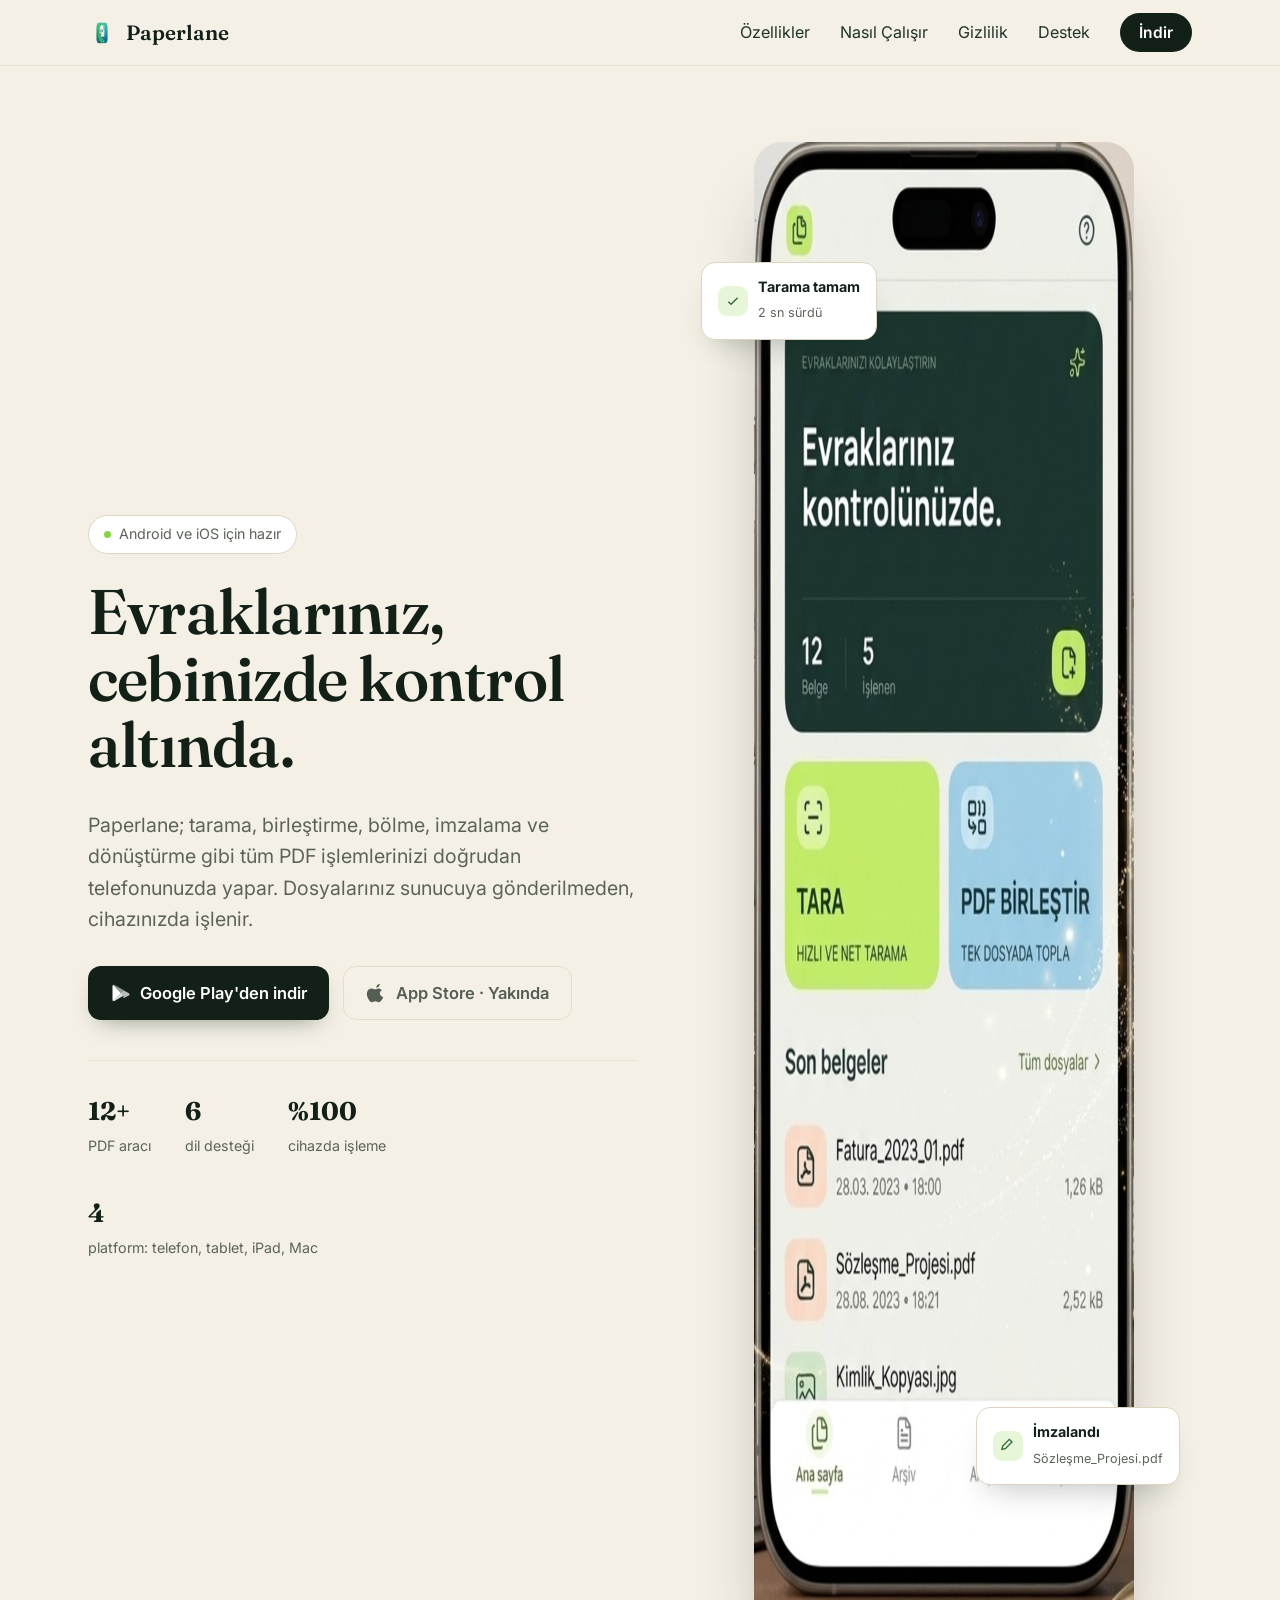
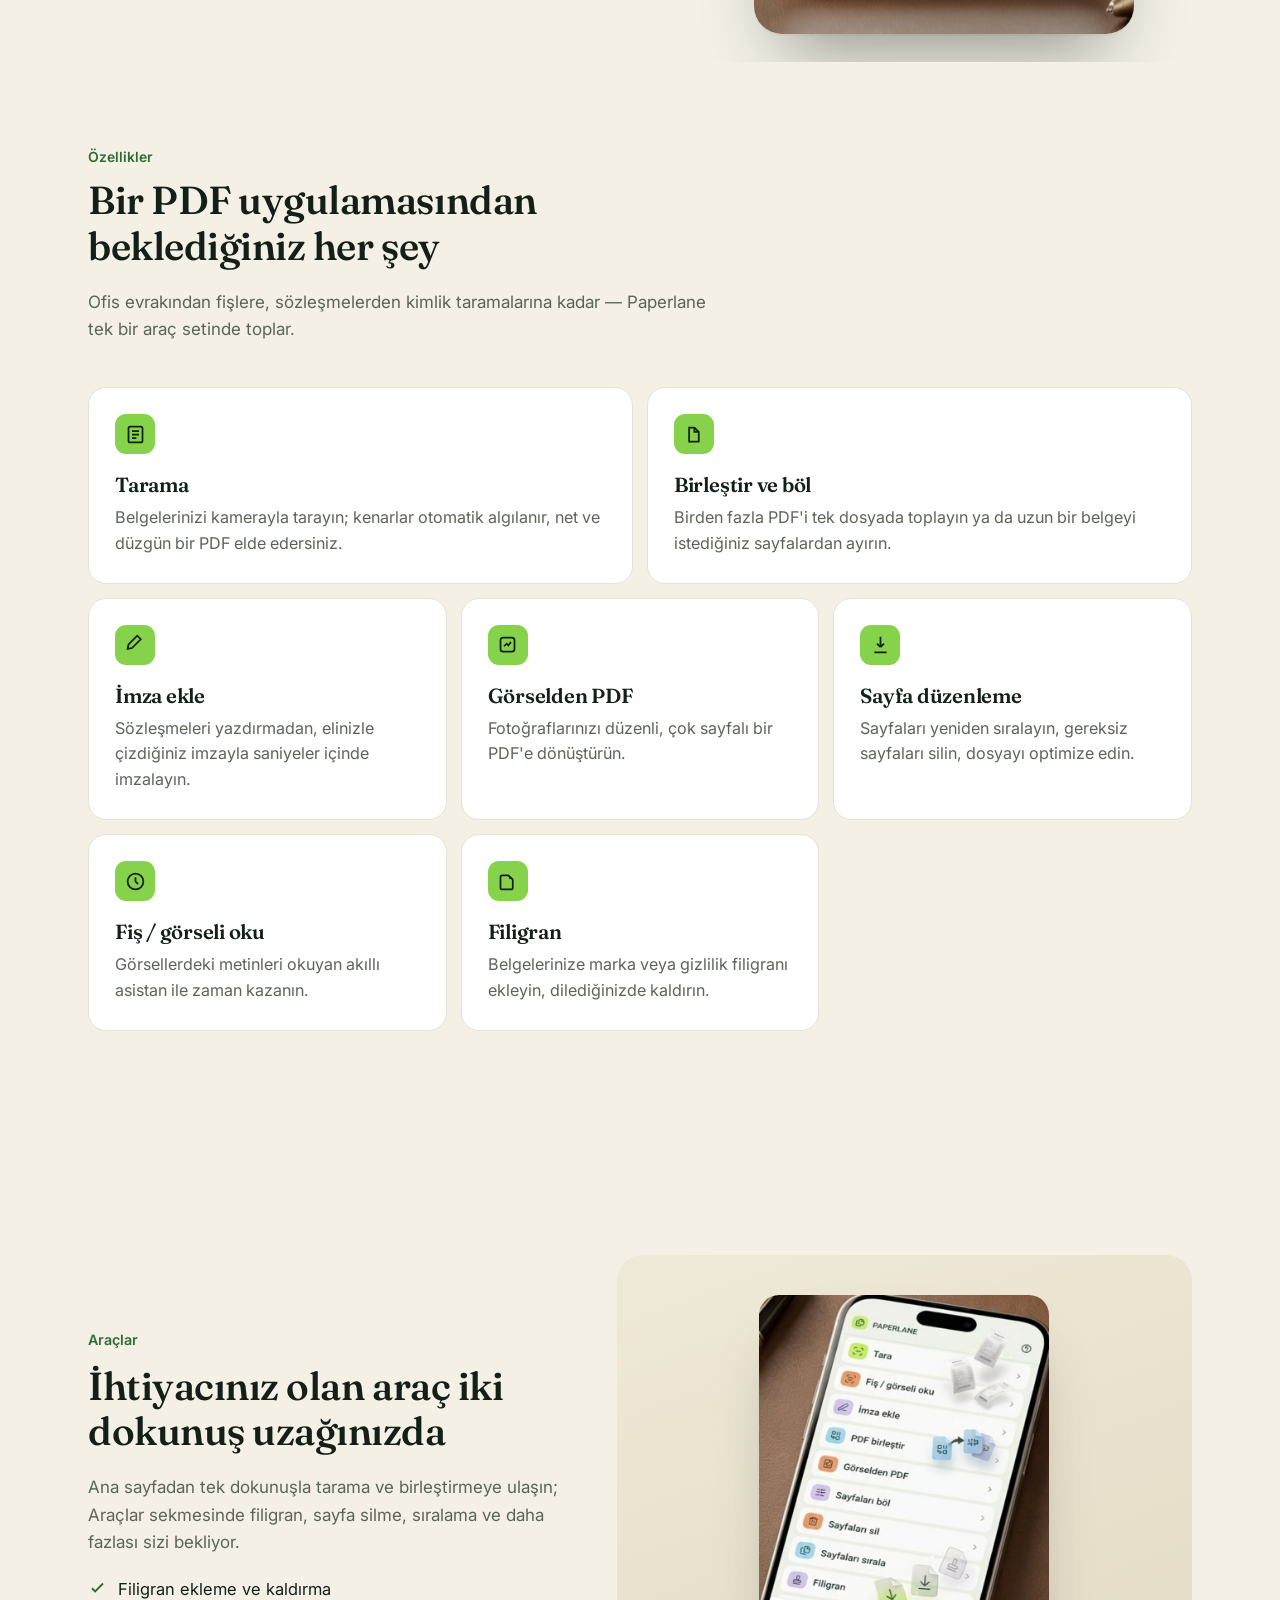
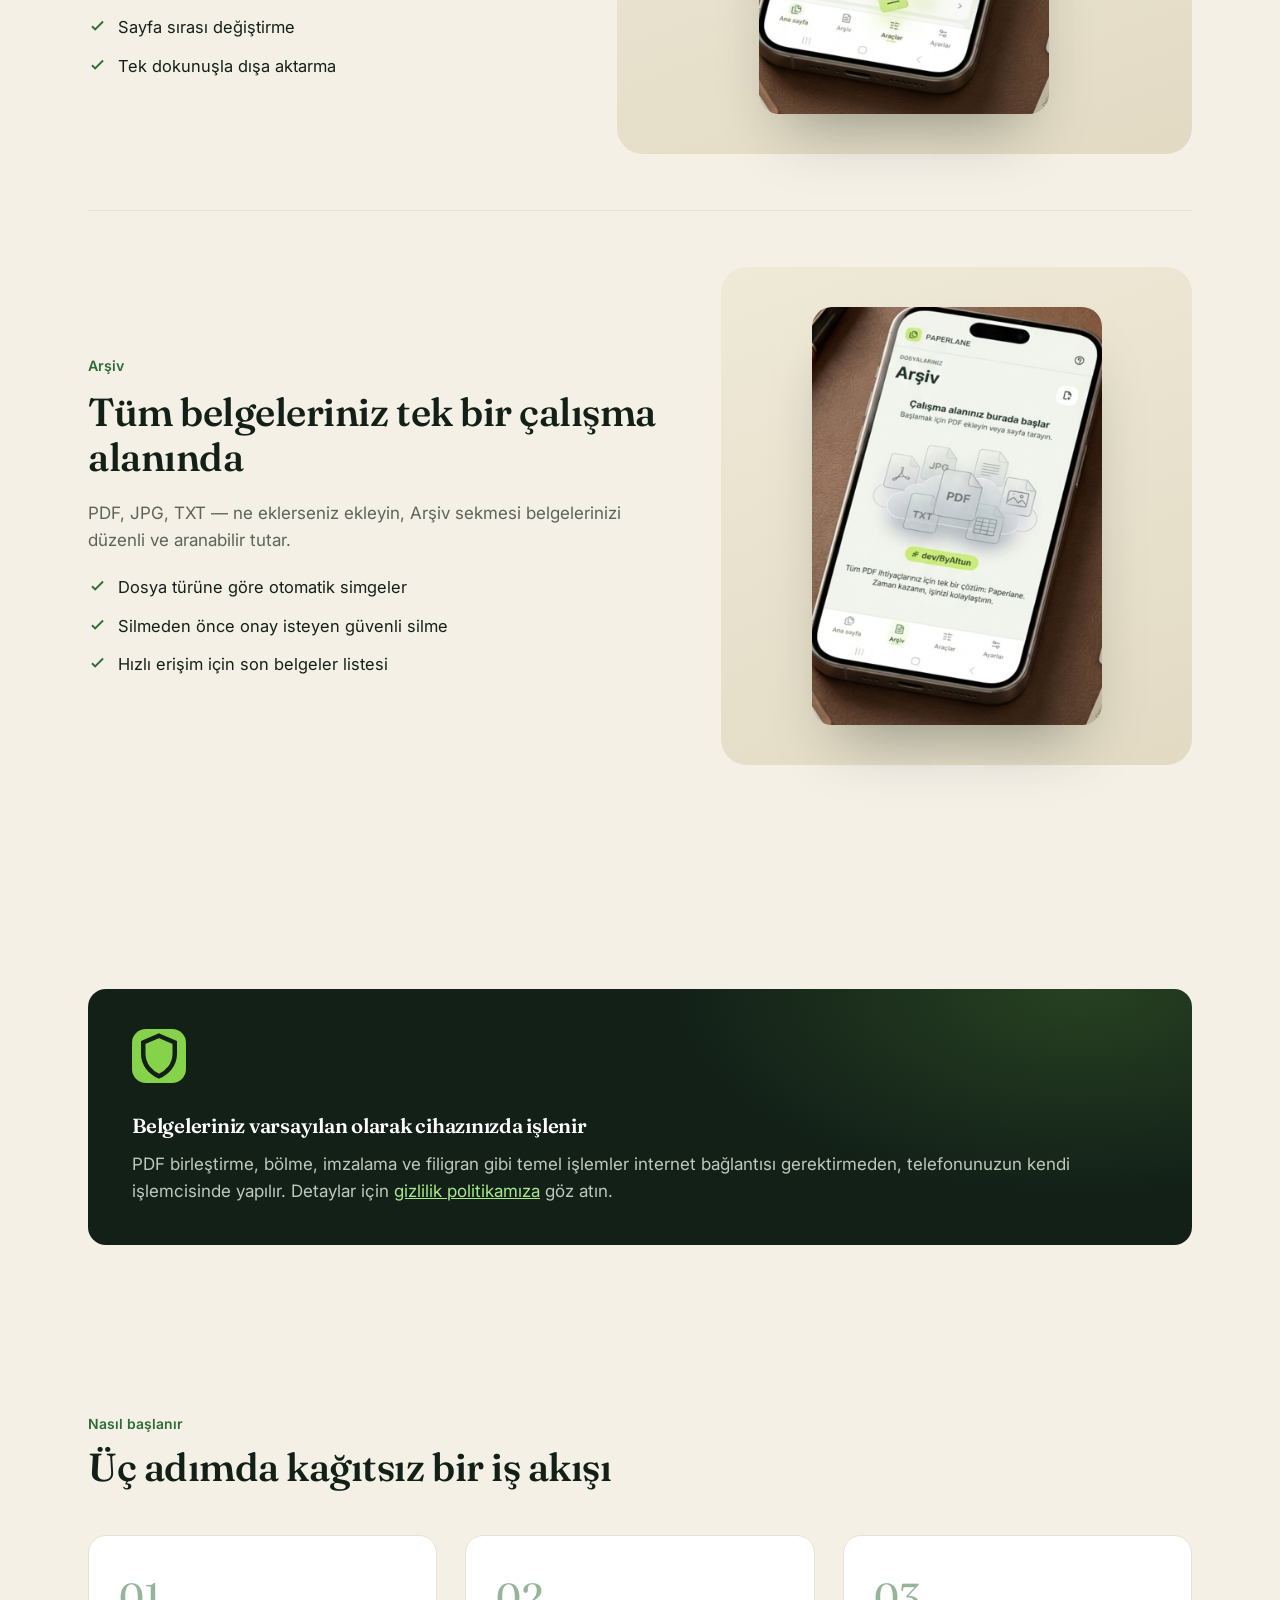
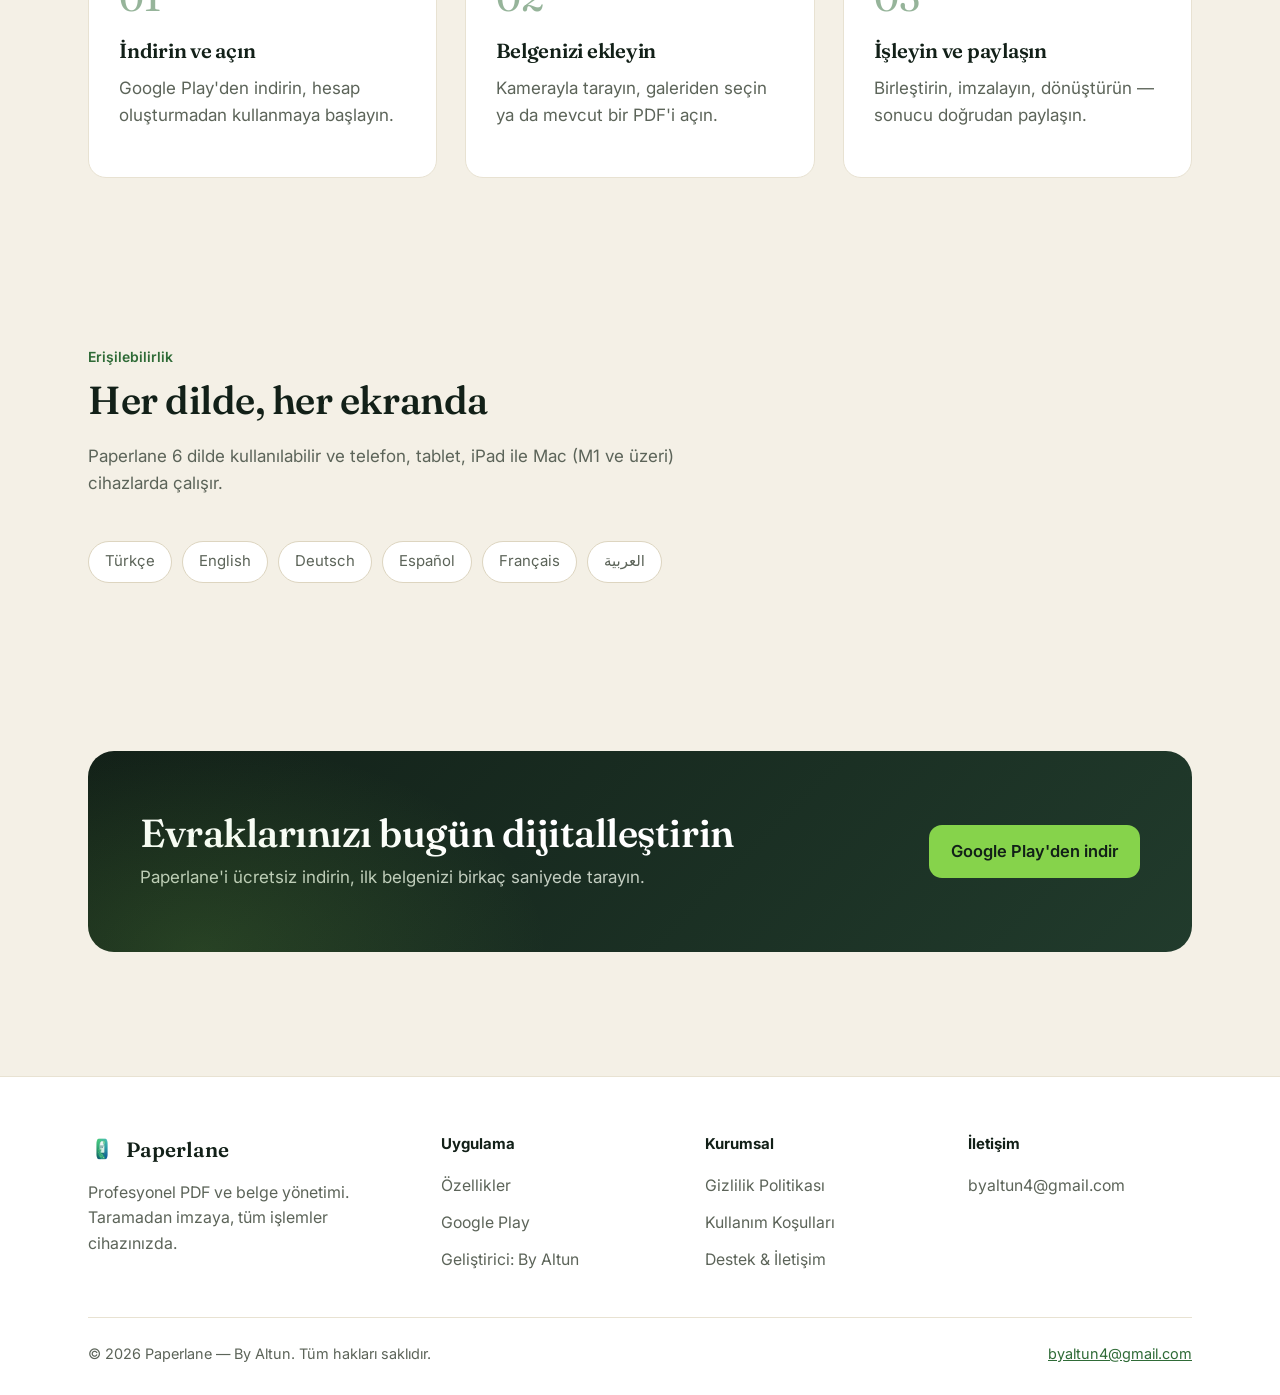
<file: index.html>
<!doctype html>
<html lang="tr">
<head>
<meta charset="utf-8">
<meta name="viewport" content="width=device-width, initial-scale=1">
<title>Paperlane — Profesyonel PDF Uygulaması | Tara, Birleştir, İmzala, Dönüştür</title>
<meta name="description" content="Paperlane, PDF dosyalarınızı tarama, birleştirme, bölme, imzalama ve dönüştürme işlemlerini cihazınızda, internete göndermeden yapan profesyonel PDF uygulamasıdır. Android ve iOS için ücretsiz indirin.">
<link rel="canonical" href="https://www.paperlaneapp.com/">
<meta name="robots" content="index, follow">
<meta name="theme-color" content="#122018">
<link rel="icon" href="assets/img/favicon-32.png" sizes="32x32">
<link rel="apple-touch-icon" href="assets/img/apple-touch-icon.png">
<link rel="manifest" href="site.webmanifest">
<meta property="og:type" content="website">
<meta property="og:site_name" content="Paperlane">
<meta property="og:title" content="Paperlane — Profesyonel PDF Uygulaması">
<meta property="og:description" content="Tara, birleştir, böl, imzala, filigranla ve dönüştür — tüm PDF işlemleriniz cihazınızda, gizlilik odaklı.">
<meta property="og:url" content="https://www.paperlaneapp.com/">
<meta property="og:image" content="https://www.paperlaneapp.com/assets/img/banner.jpg">
<meta property="og:locale" content="tr_TR">
<meta name="twitter:card" content="summary_large_image">
<meta name="twitter:title" content="Paperlane — Profesyonel PDF Uygulaması">
<meta name="twitter:description" content="Tara, birleştir, böl, imzala, filigranla ve dönüştür — tüm PDF işlemleriniz cihazınızda.">
<meta name="twitter:image" content="https://www.paperlaneapp.com/assets/img/banner.jpg">
<link rel="preconnect" href="https://fonts.googleapis.com">
<link rel="preconnect" href="https://fonts.gstatic.com" crossorigin>
<link href="https://fonts.googleapis.com/css2?family=Fraunces:opsz,wght@9..144,500;9..144,600;9..144,700&family=Inter:wght@400;500;600;700&display=swap" rel="stylesheet">
<link rel="stylesheet" href="assets/style.css">
<script type="application/ld+json">
{
  "@context": "https://schema.org",
  "@type": "MobileApplication",
  "name": "Paperlane",
  "applicationCategory": "Productivity",
  "operatingSystem": "Android, iOS",
  "url": "https://www.paperlaneapp.com/",
  "image": "https://www.paperlaneapp.com/assets/img/banner.jpg",
  "description": "Paperlane; PDF tarama, birleştirme, bölme, filigran, imza ve görselden PDF dönüştürme işlemlerini cihaz üzerinde yapan profesyonel bir PDF ve belge yönetimi uygulamasıdır.",
  "offers": { "@type": "Offer", "price": "0", "priceCurrency": "USD" },
  "downloadUrl": "https://play.google.com/store/apps/details?id=com.altun.paperlane",
  "author": { "@type": "Organization", "name": "By Altun" }
}
</script>
</head>
<body>
<a class="skip-link" href="#main">İçeriğe geç</a>

<header class="site">
  <nav class="nav" aria-label="Ana menü">
    <a class="brand" href="index.html"><img src="assets/img/icon-192.png" alt="" width="28" height="28">Paperlane</a>
    <button class="nav-toggle" aria-label="Menüyü aç" aria-expanded="false"><span></span><span></span><span></span></button>
    <ul class="nav-links">
      <li><a href="#ozellikler">Özellikler</a></li>
      <li><a href="#nasil-calisir">Nasıl Çalışır</a></li>
      <li><a href="#gizlilik">Gizlilik</a></li>
      <li><a href="support.html">Destek</a></li>
      <li><a class="nav-cta" href="https://play.google.com/store/apps/details?id=com.altun.paperlane">İndir</a></li>
    </ul>
  </nav>
</header>

<main id="main">
  <section class="hero">
    <div class="wrap hero-grid">
      <div class="hero-copy">
        <div class="badge-row">
          <span class="badge-pill"><span class="dot"></span>Android ve iOS için hazır</span>
        </div>
        <h1>Evraklarınız, cebinizde kontrol altında.</h1>
        <p class="lead">Paperlane; tarama, birleştirme, bölme, imzalama ve dönüştürme gibi tüm PDF işlemlerinizi doğrudan telefonunuzda yapar. Dosyalarınız sunucuya gönderilmeden, cihazınızda işlenir.</p>
        <div class="btn-row">
          <a class="store-btn" href="https://play.google.com/store/apps/details?id=com.altun.paperlane" aria-label="Google Play'den indirin">
            <svg viewBox="0 0 24 24" fill="currentColor"><path d="M3.6 2.4c-.4.4-.6.9-.6 1.5v16.2c0 .6.2 1.1.6 1.5l.1.1L13 12.3v-.3L3.7 2.3l-.1.1z"/><path d="M16.1 15.4 13 12.3v-.6l3.1-3.1 6.6 3.8c.5.3.8.8.8 1.3s-.3 1-.8 1.3l-6.6 3.4z" opacity=".7"/><path d="M13 12 3.6 21.4c.4.4 1.1.5 1.7.2L16.1 15.4 13 12z" opacity=".85"/><path d="M13 12 3.6 2.6c.4-.4 1.1-.5 1.7-.2l10.8 6-3.1 3.6z" opacity=".55"/></svg>
            Google Play'den indir
          </a>
          <span class="store-btn secondary" aria-disabled="true" title="Yakında App Store'da">
            <svg viewBox="0 0 24 24" fill="currentColor"><path d="M16.5 1c.1 1.2-.4 2.4-1.1 3.2-.7.8-1.9 1.5-3 1.4-.1-1.1.5-2.3 1.2-3.1.8-.8 2-1.4 2.9-1.5zM20.7 17c-.5 1.2-.8 1.8-1.5 2.8-1 1.4-2.3 3.2-4 3.2-1.5 0-1.9-1-3.9-1s-2.5 1-4 1c-1.7 0-3-1.6-4-3-2.6-3.8-2.9-8.3-1.3-10.7 1.1-1.7 2.9-2.7 4.6-2.7 1.7 0 2.8 1 4.2 1s2.2-1 4.2-1c1.4 0 3 .8 4 2.1-3.5 1.9-2.9 6.9 1.7 8.3z"/></svg>
            App Store · Yakında
          </span>
        </div>
        <div class="stat-row">
          <div class="stat"><b>12+</b><span>PDF aracı</span></div>
          <div class="stat"><b>6</b><span>dil desteği</span></div>
          <div class="stat"><b>%100</b><span>cihazda işleme</span></div>
          <div class="stat"><b>4</b><span>platform: telefon, tablet, iPad, Mac</span></div>
        </div>
      </div>
      <div class="hero-art">
        <div class="phone-stage">
          <img src="assets/img/home.jpg" width="760" height="1492" alt="Paperlane ana ekranı: belgeleriniz, tarama ve PDF birleştirme kısayolları" loading="eager">
          <div class="float-card fc1">
            <div class="ic"><svg viewBox="0 0 24 24" fill="none" stroke="currentColor" stroke-width="2"><path d="M5 13l4 4L19 7"/></svg></div>
            <div><b>Tarama tamam</b><span>2 sn sürdü</span></div>
          </div>
          <div class="float-card fc2">
            <div class="ic"><svg viewBox="0 0 24 24" fill="none" stroke="currentColor" stroke-width="2"><path d="M3 17l5-1 10-10-4-4L4 12l-1 5z"/></svg></div>
            <div><b>İmzalandı</b><span>Sözleşme_Projesi.pdf</span></div>
          </div>
        </div>
      </div>
    </div>
  </section>

  <section id="ozellikler">
    <div class="wrap">
      <div class="section-head">
        <span class="eyebrow">Özellikler</span>
        <h2>Bir PDF uygulamasından beklediğiniz her şey</h2>
        <p class="muted">Ofis evrakından fişlere, sözleşmelerden kimlik taramalarına kadar — Paperlane tek bir araç setinde toplar.</p>
      </div>
      <div class="feature-grid">
        <article class="feature wide">
          <div class="ic"><svg viewBox="0 0 24 24" fill="none" stroke="currentColor" stroke-width="2"><rect x="4" y="3" width="16" height="18" rx="2"/><path d="M8 8h8M8 12h8M8 16h5"/></svg></div>
          <h3>Tarama</h3>
          <p>Belgelerinizi kamerayla tarayın; kenarlar otomatik algılanır, net ve düzgün bir PDF elde edersiniz.</p>
        </article>
        <article class="feature wide">
          <div class="ic"><svg viewBox="0 0 24 24" fill="none" stroke="currentColor" stroke-width="2"><path d="M7 4h6l5 5v11H7z"/><path d="M13 4v5h5"/></svg></div>
          <h3>Birleştir ve böl</h3>
          <p>Birden fazla PDF'i tek dosyada toplayın ya da uzun bir belgeyi istediğiniz sayfalardan ayırın.</p>
        </article>
        <article class="feature narrow">
          <div class="ic"><svg viewBox="0 0 24 24" fill="none" stroke="currentColor" stroke-width="2"><path d="M3 17l5-1 10-10-4-4L4 12l-1 5z"/></svg></div>
          <h3>İmza ekle</h3>
          <p>Sözleşmeleri yazdırmadan, elinizle çizdiğiniz imzayla saniyeler içinde imzalayın.</p>
        </article>
        <article class="feature narrow">
          <div class="ic"><svg viewBox="0 0 24 24" fill="none" stroke="currentColor" stroke-width="2"><rect x="4" y="4" width="16" height="16" rx="3"/><path d="M8 14l3-3 2 2 3-4"/></svg></div>
          <h3>Görselden PDF</h3>
          <p>Fotoğraflarınızı düzenli, çok sayfalı bir PDF'e dönüştürün.</p>
        </article>
        <article class="feature narrow">
          <div class="ic"><svg viewBox="0 0 24 24" fill="none" stroke="currentColor" stroke-width="2"><path d="M12 3v12m0 0l4-4m-4 4l-4-4M5 21h14"/></svg></div>
          <h3>Sayfa düzenleme</h3>
          <p>Sayfaları yeniden sıralayın, gereksiz sayfaları silin, dosyayı optimize edin.</p>
        </article>
        <article class="feature narrow">
          <div class="ic"><svg viewBox="0 0 24 24" fill="none" stroke="currentColor" stroke-width="2"><circle cx="12" cy="12" r="9"/><path d="M12 7v5l3 3"/></svg></div>
          <h3>Fiş / görseli oku</h3>
          <p>Görsellerdeki metinleri okuyan akıllı asistan ile zaman kazanın.</p>
        </article>
        <article class="feature narrow">
          <div class="ic"><svg viewBox="0 0 24 24" fill="none" stroke="currentColor" stroke-width="2"><path d="M4 19V7a2 2 0 012-2h7l5 5v9a2 2 0 01-2 2H6a2 2 0 01-2-2z"/><path d="M14 9V5l5 4h-4z" fill="currentColor" stroke="none"/></svg></div>
          <h3>Filigran</h3>
          <p>Belgelerinize marka veya gizlilik filigranı ekleyin, dilediğinizde kaldırın.</p>
        </article>
      </div>
    </div>
  </section>

  <section id="nasil-calisir">
    <div class="wrap">
      <div class="showcase">
        <div class="showcase-copy">
          <span class="tag">Araçlar</span>
          <h2>İhtiyacınız olan araç iki dokunuş uzağınızda</h2>
          <p class="muted">Ana sayfadan tek dokunuşla tarama ve birleştirmeye ulaşın; Araçlar sekmesinde filigran, sayfa silme, sıralama ve daha fazlası sizi bekliyor.</p>
          <ul class="chiplist">
            <li><svg viewBox="0 0 24 24" fill="none" stroke="currentColor" stroke-width="2.4"><path d="M5 13l4 4L19 7"/></svg> Filigran ekleme ve kaldırma</li>
            <li><svg viewBox="0 0 24 24" fill="none" stroke="currentColor" stroke-width="2.4"><path d="M5 13l4 4L19 7"/></svg> Sayfa sırası değiştirme</li>
            <li><svg viewBox="0 0 24 24" fill="none" stroke="currentColor" stroke-width="2.4"><path d="M5 13l4 4L19 7"/></svg> Tek dokunuşla dışa aktarma</li>
          </ul>
        </div>
        <div class="showcase-art"><img src="assets/img/tools.jpg" width="760" height="1492" alt="Paperlane Araçlar ekranı: filigran, PDF birleştir, sayfaları sil" loading="lazy"></div>
      </div>

      <hr class="divider">

      <div class="showcase rev">
        <div class="showcase-copy">
          <span class="tag">Arşiv</span>
          <h2>Tüm belgeleriniz tek bir çalışma alanında</h2>
          <p class="muted">PDF, JPG, TXT — ne eklerseniz ekleyin, Arşiv sekmesi belgelerinizi düzenli ve aranabilir tutar.</p>
          <ul class="chiplist">
            <li><svg viewBox="0 0 24 24" fill="none" stroke="currentColor" stroke-width="2.4"><path d="M5 13l4 4L19 7"/></svg> Dosya türüne göre otomatik simgeler</li>
            <li><svg viewBox="0 0 24 24" fill="none" stroke="currentColor" stroke-width="2.4"><path d="M5 13l4 4L19 7"/></svg> Silmeden önce onay isteyen güvenli silme</li>
            <li><svg viewBox="0 0 24 24" fill="none" stroke="currentColor" stroke-width="2.4"><path d="M5 13l4 4L19 7"/></svg> Hızlı erişim için son belgeler listesi</li>
          </ul>
        </div>
        <div class="showcase-art"><img src="assets/img/archive.jpg" width="760" height="1492" alt="Paperlane Arşiv ekranı: PDF, JPG ve TXT dosyalarınız tek yerde" loading="lazy"></div>
      </div>
    </div>
  </section>

  <section id="gizlilik">
    <div class="wrap">
      <div class="privacy-banner">
        <div class="pb-ic"><svg viewBox="0 0 24 24" fill="none" stroke="#122018" stroke-width="2"><path d="M12 3l7 3v5c0 5-3.4 8.4-7 10-3.6-1.6-7-5-7-10V6l7-3z"/></svg></div>
        <div>
          <h3>Belgeleriniz varsayılan olarak cihazınızda işlenir</h3>
          <p>PDF birleştirme, bölme, imzalama ve filigran gibi temel işlemler internet bağlantısı gerektirmeden, telefonunuzun kendi işlemcisinde yapılır. Detaylar için <a href="privacy.html" style="color:#A9E98C">gizlilik politikamıza</a> göz atın.</p>
        </div>
      </div>
    </div>
  </section>

  <section>
    <div class="wrap">
      <div class="section-head">
        <span class="eyebrow">Nasıl başlanır</span>
        <h2>Üç adımda kağıtsız bir iş akışı</h2>
      </div>
      <div class="steps">
        <div class="step"><div class="num">01</div><h3>İndirin ve açın</h3><p class="muted">Google Play'den indirin, hesap oluşturmadan kullanmaya başlayın.</p></div>
        <div class="step"><div class="num">02</div><h3>Belgenizi ekleyin</h3><p class="muted">Kamerayla tarayın, galeriden seçin ya da mevcut bir PDF'i açın.</p></div>
        <div class="step"><div class="num">03</div><h3>İşleyin ve paylaşın</h3><p class="muted">Birleştirin, imzalayın, dönüştürün — sonucu doğrudan paylaşın.</p></div>
      </div>
    </div>
  </section>

  <section>
    <div class="wrap">
      <div class="section-head">
        <span class="eyebrow">Erişilebilirlik</span>
        <h2>Her dilde, her ekranda</h2>
        <p class="muted">Paperlane 6 dilde kullanılabilir ve telefon, tablet, iPad ile Mac (M1 ve üzeri) cihazlarda çalışır.</p>
      </div>
      <div class="lang-row">
        <span>Türkçe</span><span>English</span><span>Deutsch</span><span>Español</span><span>Français</span><span>العربية</span>
      </div>
    </div>
  </section>

  <section>
    <div class="wrap">
      <div class="cta-band">
        <div>
          <h2>Evraklarınızı bugün dijitalleştirin</h2>
          <p>Paperlane'i ücretsiz indirin, ilk belgenizi birkaç saniyede tarayın.</p>
        </div>
        <a class="store-btn" style="background:var(--accent);color:var(--ink);box-shadow:none" href="https://play.google.com/store/apps/details?id=com.altun.paperlane">Google Play'den indir</a>
      </div>
    </div>
  </section>
</main>

<footer class="site">
  <div class="wrap">
    <div class="foot-top">
      <div class="foot-brand">
        <a class="brand" href="index.html" style="margin-bottom:14px"><img src="assets/img/icon-192.png" alt="" width="26" height="26">Paperlane</a>
        <p>Profesyonel PDF ve belge yönetimi. Taramadan imzaya, tüm işlemler cihazınızda.</p>
      </div>
      <div class="foot-grid">
        <h4>Uygulama</h4>
        <ul>
          <li><a href="#ozellikler">Özellikler</a></li>
          <li><a href="https://play.google.com/store/apps/details?id=com.altun.paperlane">Google Play</a></li>
          <li><a href="https://play.google.com/store/apps/developer?id=By+Altun">Geliştirici: By Altun</a></li>
        </ul>
      </div>
      <div class="foot-grid">
        <h4>Kurumsal</h4>
        <ul>
          <li><a href="privacy.html">Gizlilik Politikası</a></li>
          <li><a href="terms.html">Kullanım Koşulları</a></li>
          <li><a href="support.html">Destek &amp; İletişim</a></li>
        </ul>
      </div>
      <div class="foot-grid">
        <h4>İletişim</h4>
        <ul>
          <li><a href="mailto:byaltun4@gmail.com">byaltun4@gmail.com</a></li>
        </ul>
      </div>
    </div>
    <div class="foot-bottom">
      <p>© <span class="year">2026</span> Paperlane — By Altun. Tüm hakları saklıdır.</p>
      <p><a href="mailto:byaltun4@gmail.com">byaltun4@gmail.com</a></p>
    </div>
  </div>
</footer>

<script src="assets/script.js"></script>
</body>
</html>
</file>
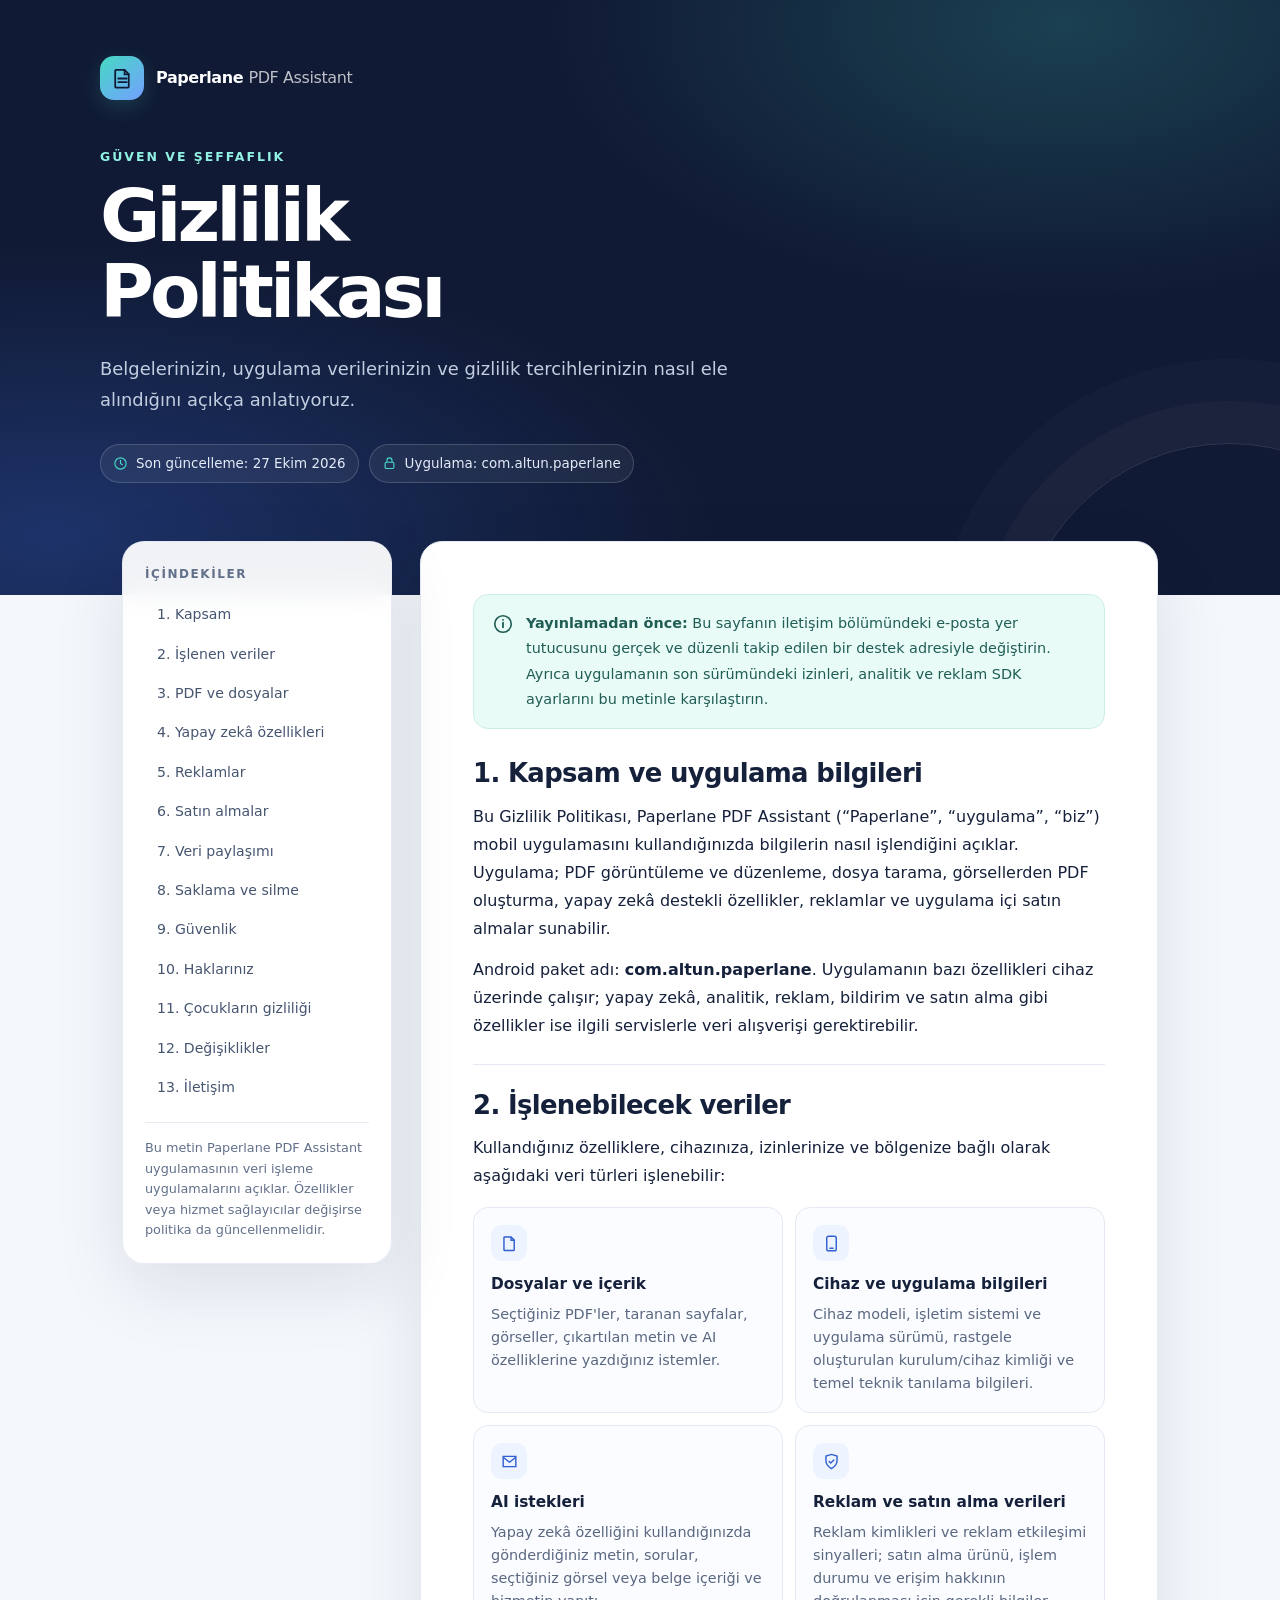
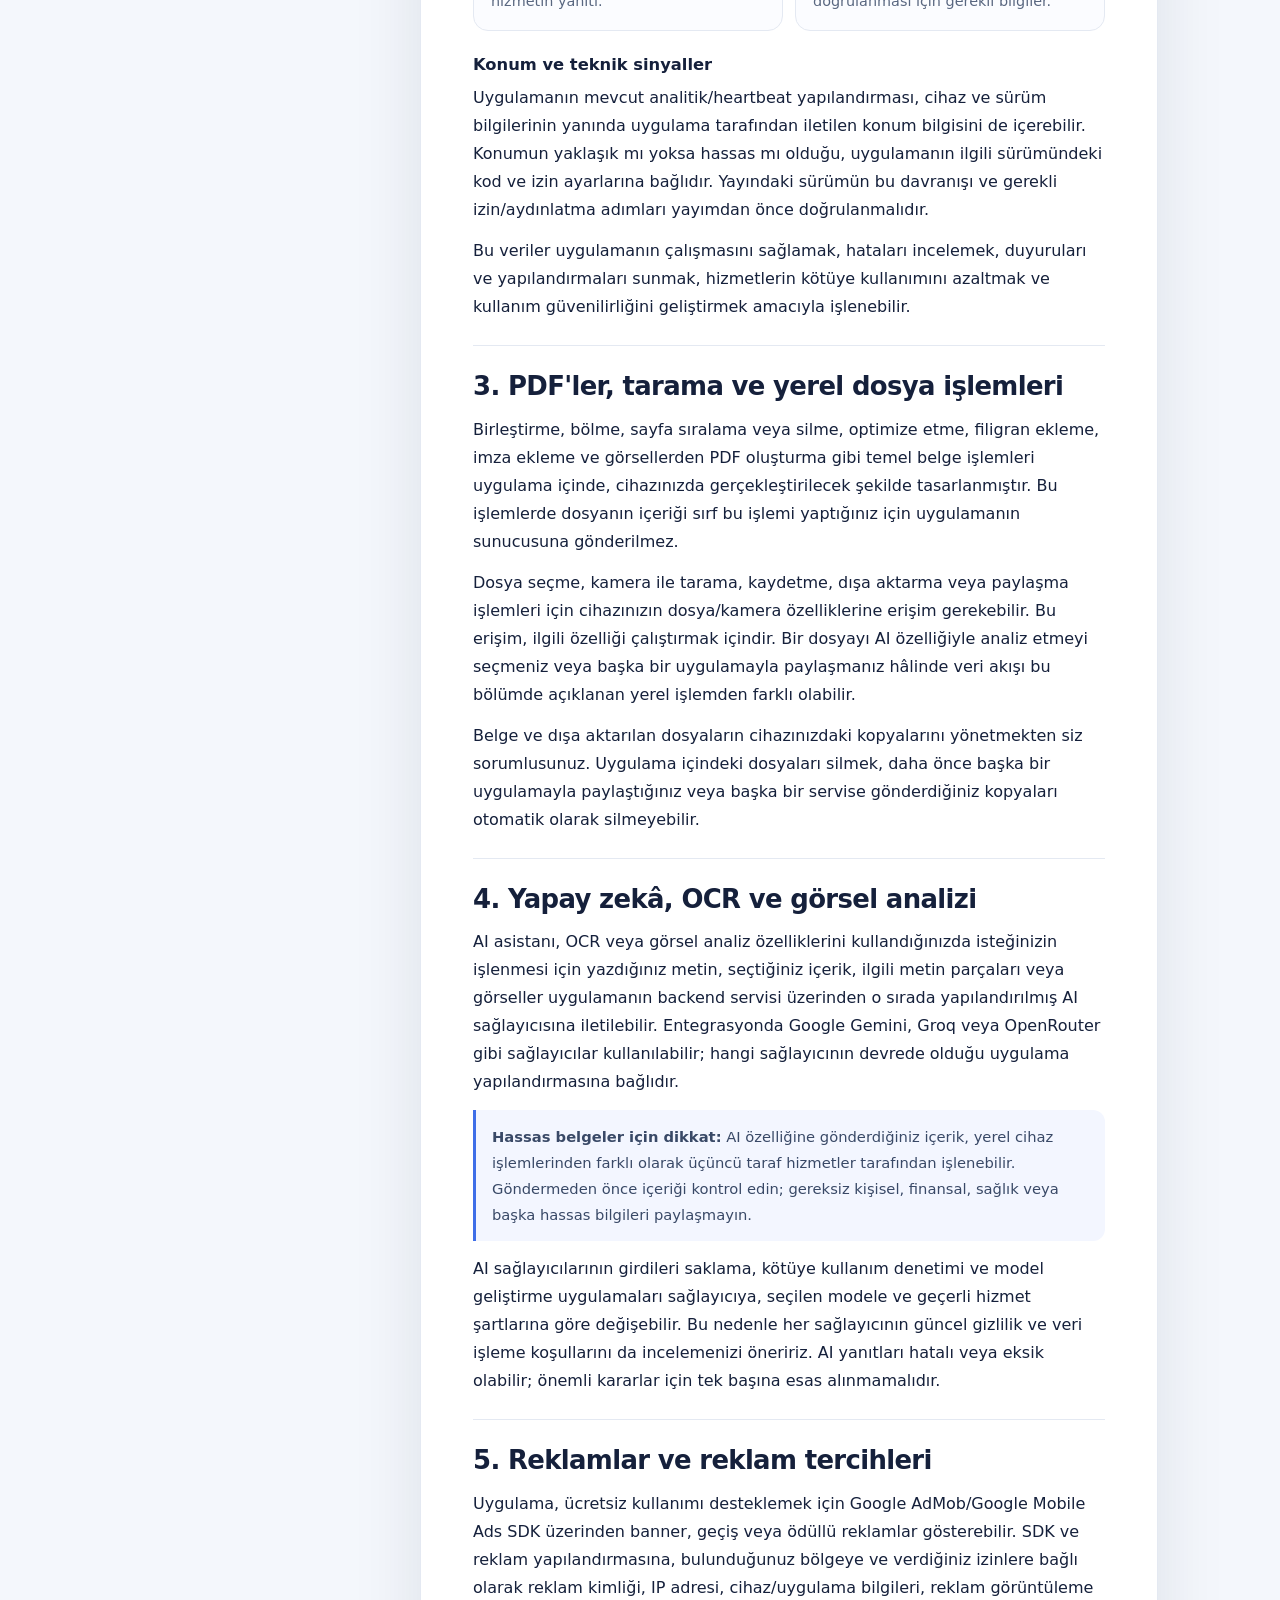
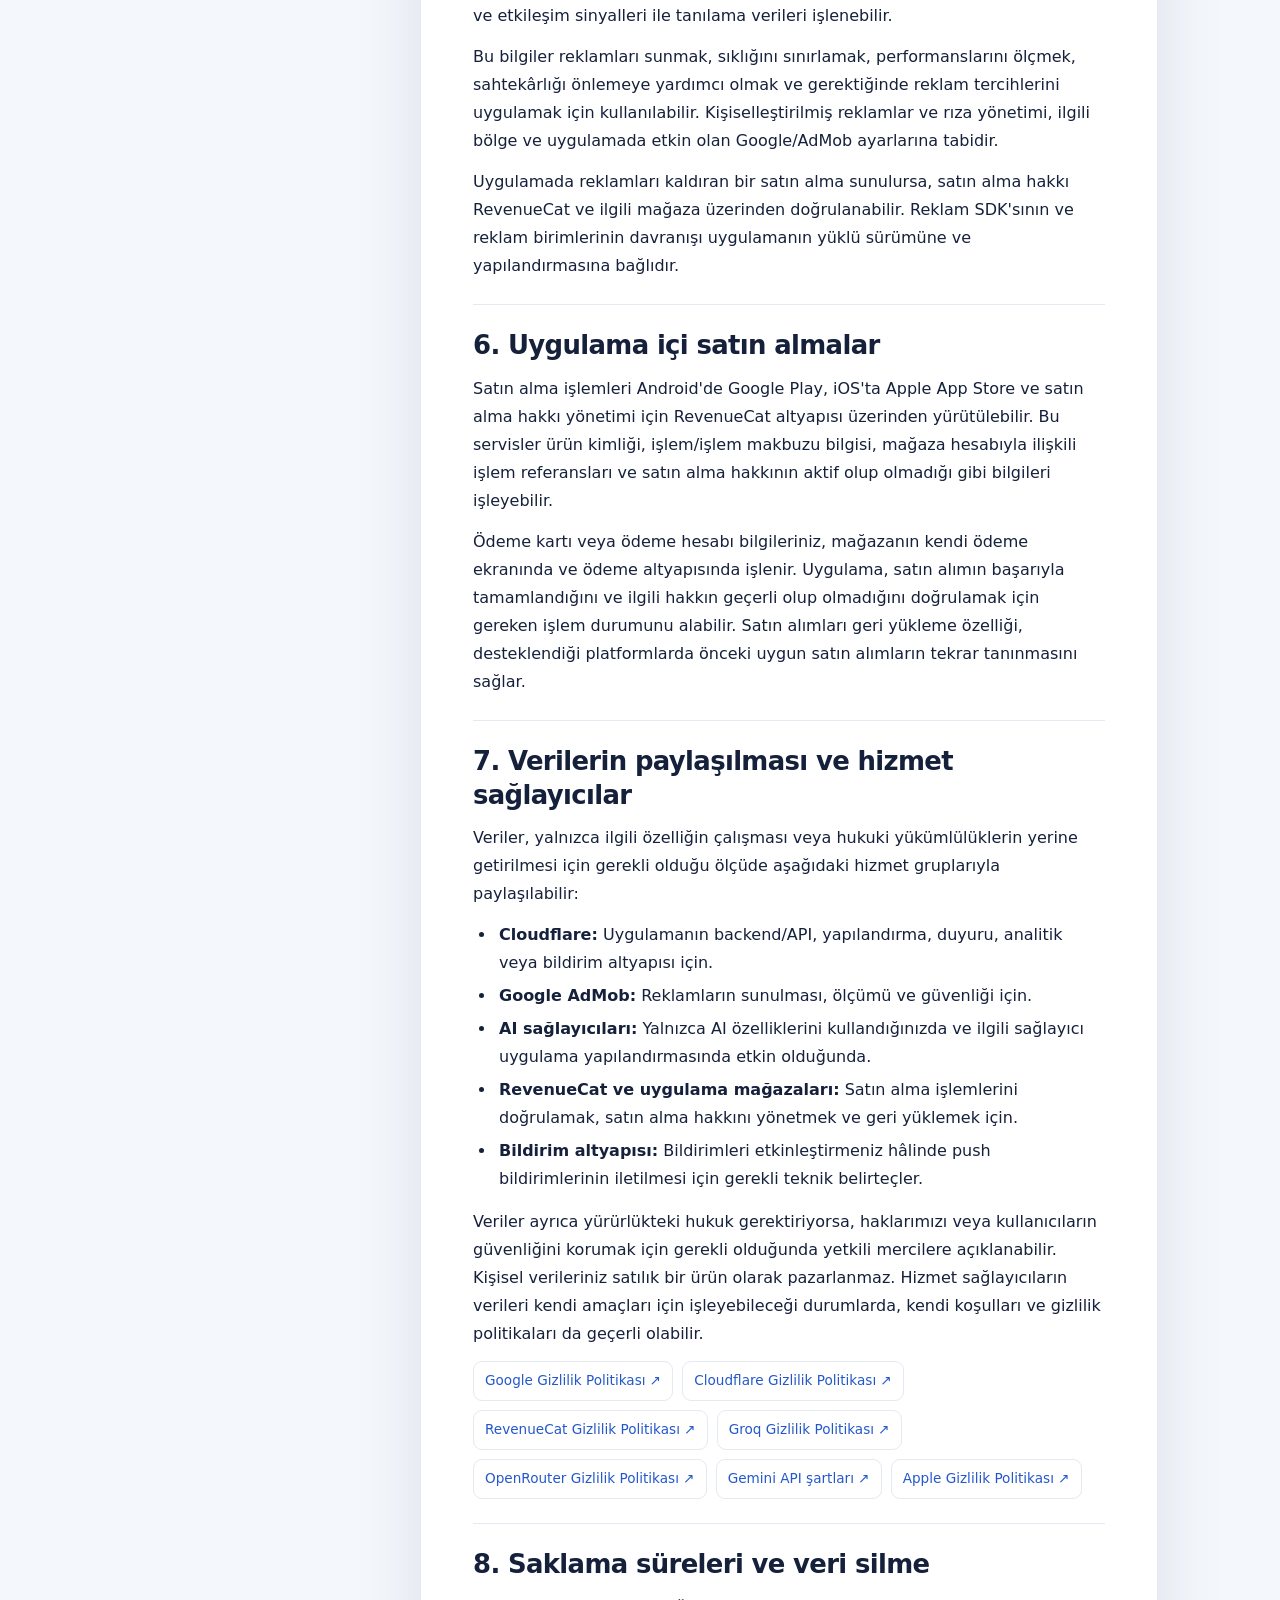
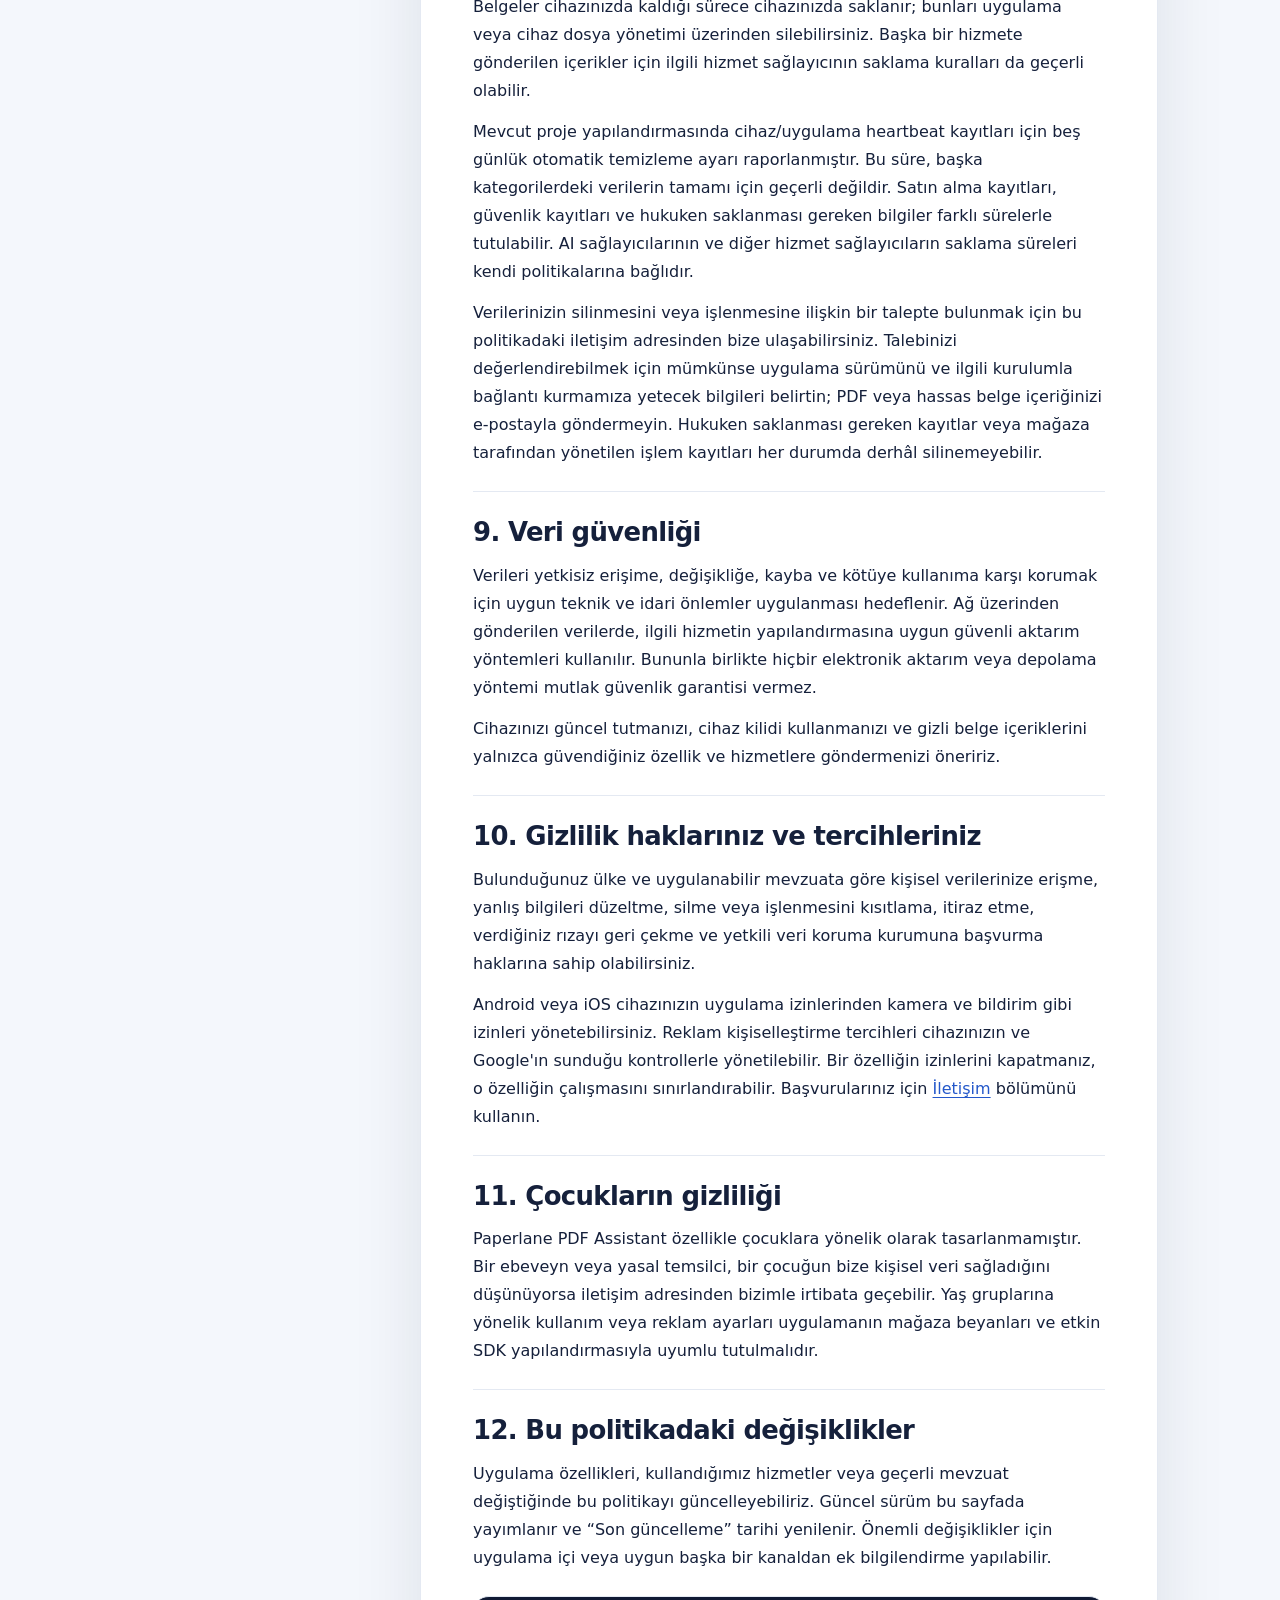
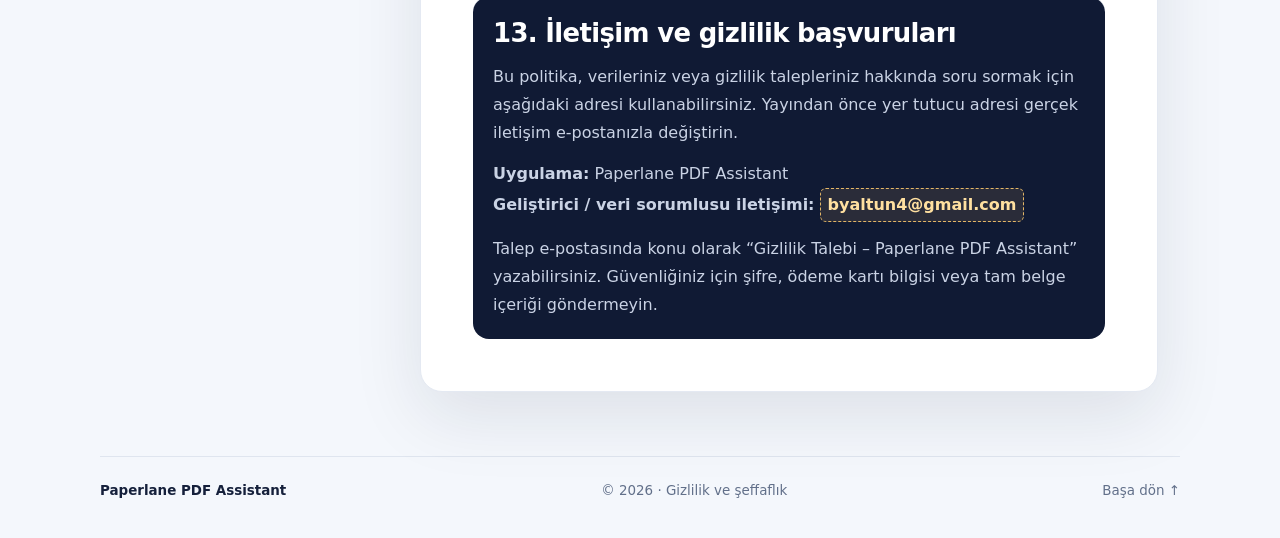
<file: privacy-policy/index.html>
<!doctype html>
<html lang="tr">
<head>
  <meta charset="utf-8">
  <meta name="viewport" content="width=device-width, initial-scale=1">
  <meta name="color-scheme" content="light">
  <meta name="theme-color" content="#101a34">
  <meta name="description" content="Paperlane PDF Assistant uygulamasının gizlilik politikası. Verilerin nasıl işlendiği, AI özellikleri, reklamlar, uygulama içi satın almalar ve kullanıcı hakları hakkında bilgi alın.">
  <title>Gizlilik Politikası | Paperlane PDF Assistant</title>
  <style>
    :root {
      --ink: #15203b;
      --muted: #62708a;
      --line: #e4e9f2;
      --paper: #ffffff;
      --canvas: #f4f7fc;
      --navy: #101a34;
      --blue: #3e6ee8;
      --teal: #46d9c4;
      --soft-blue: #edf3ff;
      --soft-teal: #e8fbf7;
      --shadow: 0 24px 70px rgba(16, 26, 52, .10);
      --radius: 22px;
    }
    * { box-sizing: border-box; }
    html { scroll-behavior: smooth; scroll-padding-top: 28px; }
    body {
      margin: 0;
      color: var(--ink);
      background: var(--canvas);
      font-family: Inter, ui-sans-serif, system-ui, -apple-system, BlinkMacSystemFont, "Segoe UI", sans-serif;
      font-size: 16px;
      line-height: 1.75;
      -webkit-font-smoothing: antialiased;
    }
    a { color: #2458ca; text-decoration-thickness: 1px; text-underline-offset: 3px; }
    a:hover { color: #183f9c; }
    a:focus-visible, button:focus-visible { outline: 3px solid #7ca2ff; outline-offset: 3px; border-radius: 8px; }
    .hero {
      position: relative;
      overflow: hidden;
      color: #fff;
      background: radial-gradient(ellipse at 83% 4%, rgba(70,217,196,.20), transparent 34%),
                  radial-gradient(ellipse at 4% 90%, rgba(62,110,232,.30), transparent 38%),
                  var(--navy);
      padding: 56px 22px 112px;
    }
    .hero::after {
      content: ""; position: absolute; width: 420px; height: 420px; right: -160px; bottom: -270px;
      border: 1px solid rgba(255,255,255,.13); border-radius: 50%; box-shadow: 0 0 0 42px rgba(255,255,255,.025), 0 0 0 84px rgba(255,255,255,.02);
      pointer-events: none;
    }
    .hero-inner, .layout, .footer-inner { width: min(1080px, 100%); margin-inline: auto; }
    .brand { display: inline-flex; align-items: center; gap: 12px; color: #fff; text-decoration: none; font-weight: 750; letter-spacing: -.025em; }
    .brand-mark { display: grid; place-items: center; width: 44px; height: 44px; border-radius: 14px; background: linear-gradient(140deg, var(--teal), #73a0ff); color: #101a34; box-shadow: 0 7px 22px rgba(70,217,196,.18); }
    .brand-mark svg { width: 25px; height: 25px; }
    .eyebrow { margin: 46px 0 10px; color: #91f2e4; font-size: .78rem; text-transform: uppercase; font-weight: 800; letter-spacing: .16em; }
    h1 { max-width: 780px; margin: 0; font-size: clamp(2.45rem, 6vw, 4.6rem); line-height: 1.04; letter-spacing: -.055em; }
    .hero-copy { max-width: 700px; margin: 22px 0 0; color: #c3cde0; font-size: clamp(1rem, 2vw, 1.12rem); }
    .hero-meta { display: flex; flex-wrap: wrap; gap: 10px; margin-top: 28px; }
    .pill { display: inline-flex; align-items: center; gap: 8px; padding: 7px 12px; border: 1px solid rgba(255,255,255,.16); border-radius: 999px; color: #e4ebf8; background: rgba(255,255,255,.06); font-size: .84rem; }
    .pill svg { width: 15px; height: 15px; color: var(--teal); }
    .layout { display: grid; grid-template-columns: 270px minmax(0, 1fr); gap: 28px; align-items: start; margin-top: -54px; position: relative; z-index: 1; padding-inline: 22px; padding-bottom: 64px; }
    aside { position: sticky; top: 20px; padding: 22px; border: 1px solid rgba(228,233,242,.9); border-radius: var(--radius); background: rgba(255,255,255,.94); box-shadow: var(--shadow); backdrop-filter: blur(14px); }
    .toc-title { margin: 0 0 12px; color: var(--muted); font-size: .75rem; font-weight: 800; letter-spacing: .13em; text-transform: uppercase; }
    .toc { list-style: none; margin: 0; padding: 0; }
    .toc li + li { margin-top: 3px; }
    .toc a { display: block; padding: 7px 9px; border-radius: 9px; color: #465570; font-size: .88rem; line-height: 1.45; text-decoration: none; }
    .toc a:hover { color: #2458ca; background: var(--soft-blue); }
    .side-note { margin: 18px 0 0; padding-top: 15px; border-top: 1px solid var(--line); color: var(--muted); font-size: .8rem; line-height: 1.6; }
    main { min-width: 0; padding: clamp(24px, 5vw, 52px); border: 1px solid var(--line); border-radius: var(--radius); background: var(--paper); box-shadow: var(--shadow); }
    .notice { display: flex; gap: 12px; margin-bottom: 28px; padding: 16px 18px; border: 1px solid #cceee7; border-radius: 15px; background: var(--soft-teal); color: #205d55; font-size: .9rem; }
    .notice svg { flex: 0 0 22px; width: 22px; height: 22px; margin-top: 2px; }
    section { padding-top: 24px; margin-top: 24px; border-top: 1px solid var(--line); }
    section:first-of-type { padding-top: 0; margin-top: 0; border-top: 0; }
    h2 { margin: 0 0 12px; font-size: clamp(1.25rem, 2.6vw, 1.62rem); line-height: 1.3; letter-spacing: -.025em; }
    h3 { margin: 22px 0 7px; font-size: 1.02rem; line-height: 1.45; }
    p { margin: 0 0 13px; }
    p:last-child { margin-bottom: 0; }
    ul { margin: 9px 0 15px; padding-left: 23px; }
    li { padding-left: 3px; margin: 5px 0; }
    .data-grid { display: grid; grid-template-columns: repeat(2, minmax(0, 1fr)); gap: 12px; margin: 17px 0; }
    .data-card { padding: 17px; border: 1px solid var(--line); border-radius: 15px; background: #fbfcff; }
    .data-card .icon { display: grid; place-items: center; width: 36px; height: 36px; margin-bottom: 10px; border-radius: 11px; color: #315fd0; background: var(--soft-blue); }
    .data-card svg { width: 19px; height: 19px; }
    .data-card strong { display: block; margin-bottom: 5px; font-size: .96rem; }
    .data-card p { color: #596780; font-size: .9rem; line-height: 1.6; }
    .callout { margin: 14px 0; padding: 14px 16px; border-left: 3px solid var(--blue); border-radius: 0 12px 12px 0; background: #f3f6ff; color: #394967; font-size: .92rem; }
    .third-party { display: flex; flex-wrap: wrap; gap: 9px; margin-top: 12px; }
    .third-party a { display: inline-block; padding: 7px 11px; border: 1px solid var(--line); border-radius: 9px; background: #fff; font-size: .85rem; text-decoration: none; }
    .contact { padding: 20px; border-radius: 16px; background: var(--navy); color: #fff; }
    .contact h2 { color: #fff; }
    .contact p { color: #cad3e5; }
    .contact a { color: #91f2e4; overflow-wrap: anywhere; }
    .contact-placeholder { display: inline-block; padding: 2px 7px; border: 1px dashed #e3b667; border-radius: 6px; background: rgba(227,182,103,.12); color: #ffe0a0; font-weight: 700; }
    footer { padding: 0 22px 36px; color: var(--muted); font-size: .84rem; }
    .footer-inner { display: flex; flex-wrap: wrap; align-items: center; justify-content: space-between; gap: 12px; padding-top: 22px; border-top: 1px solid #dfe5ef; }
    .footer-brand { color: var(--ink); font-weight: 750; }
    .top-link { color: var(--muted); text-decoration: none; }
    @media (max-width: 820px) {
      .hero { padding-top: 34px; padding-bottom: 90px; }
      .eyebrow { margin-top: 35px; }
      .layout { grid-template-columns: 1fr; gap: 16px; margin-top: -42px; }
      aside { position: static; }
      .toc { display: grid; grid-template-columns: repeat(2, minmax(0,1fr)); gap: 2px 8px; }
      .side-note { margin-top: 12px; }
    }
    @media (max-width: 520px) {
      .hero { padding-inline: 18px; }
      .layout { padding-inline: 12px; }
      main { padding: 23px 19px; border-radius: 17px; }
      aside { padding: 17px; border-radius: 17px; }
      .data-grid { grid-template-columns: 1fr; }
      .toc { grid-template-columns: 1fr; }
      .hero-meta { gap: 7px; }
      .pill { font-size: .78rem; }
    }
    @media print {
      body { background: #fff; font-size: 11pt; }
      .hero { padding: 20px 0 35px; background: #fff; color: #111; }
      .hero::after, aside, .hero-meta, footer { display: none !important; }
      .brand, .hero-copy, .eyebrow { color: #333; }
      .layout { display: block; width: 100%; margin: 0; padding: 0; }
      main { padding: 0; box-shadow: none; border: 0; }
      section { break-inside: avoid; }
      a { color: #111; text-decoration: underline; }
      .contact { background: #fff; border: 1px solid #ddd; }
      .contact h2, .contact p, .contact a { color: #111; }
    }
  </style>
</head>
<body id="top">
  <header class="hero">
    <div class="hero-inner">
      <a class="brand" href="#top" aria-label="Paperlane PDF Assistant ana sayfa">
        <span class="brand-mark" aria-hidden="true">
          <svg viewBox="0 0 24 24" fill="none"><path d="M6 3.75h8l4 4V20a.75.75 0 0 1-.75.75h-11.5A.75.75 0 0 1 5 20V4.5a.75.75 0 0 1 .75-.75Z" stroke="currentColor" stroke-width="1.7" stroke-linejoin="round"/><path d="M14 4v4h4M8 12h8M8 15.5h8" stroke="currentColor" stroke-width="1.7" stroke-linecap="round"/></svg>
        </span>
        <span>Paperlane <span style="font-weight:500;opacity:.72">PDF Assistant</span></span>
      </a>
      <p class="eyebrow">Güven ve şeffaflık</p>
      <h1>Gizlilik<br>Politikası</h1>
      <p class="hero-copy">Belgelerinizin, uygulama verilerinizin ve gizlilik tercihlerinizin nasıl ele alındığını açıkça anlatıyoruz.</p>
      <div class="hero-meta">
        <span class="pill"><svg viewBox="0 0 24 24" fill="none"><circle cx="12" cy="12" r="9" stroke="currentColor" stroke-width="1.8"/><path d="M12 7v5l3 2" stroke="currentColor" stroke-width="1.8" stroke-linecap="round"/></svg>Son güncelleme: 27 Ekim 2026</span>
        <span class="pill"><svg viewBox="0 0 24 24" fill="none"><rect x="5" y="10" width="14" height="10" rx="2" stroke="currentColor" stroke-width="1.8"/><path d="M8 10V7a4 4 0 1 1 8 0v3" stroke="currentColor" stroke-width="1.8"/></svg>Uygulama: com.altun.paperlane</span>
      </div>
    </div>
  </header>

  <div class="layout">
    <aside aria-label="Sayfa içeriği">
      <p class="toc-title">İçindekiler</p>
      <nav>
        <ul class="toc">
          <li><a href="#scope">1. Kapsam</a></li>
          <li><a href="#data">2. İşlenen veriler</a></li>
          <li><a href="#documents">3. PDF ve dosyalar</a></li>
          <li><a href="#ai">4. Yapay zekâ özellikleri</a></li>
          <li><a href="#ads">5. Reklamlar</a></li>
          <li><a href="#purchases">6. Satın almalar</a></li>
          <li><a href="#sharing">7. Veri paylaşımı</a></li>
          <li><a href="#retention">8. Saklama ve silme</a></li>
          <li><a href="#security">9. Güvenlik</a></li>
          <li><a href="#rights">10. Haklarınız</a></li>
          <li><a href="#children">11. Çocukların gizliliği</a></li>
          <li><a href="#changes">12. Değişiklikler</a></li>
          <li><a href="#contact">13. İletişim</a></li>
        </ul>
      </nav>
      <p class="side-note">Bu metin Paperlane PDF Assistant uygulamasının veri işleme uygulamalarını açıklar. Özellikler veya hizmet sağlayıcılar değişirse politika da güncellenmelidir.</p>
    </aside>

    <main>
      <div class="notice" role="note">
        <svg viewBox="0 0 24 24" fill="none" aria-hidden="true"><circle cx="12" cy="12" r="9" stroke="currentColor" stroke-width="1.8"/><path d="M12 10.5v5M12 7.5h.01" stroke="currentColor" stroke-width="2" stroke-linecap="round"/></svg>
        <div><strong>Yayınlamadan önce:</strong> Bu sayfanın iletişim bölümündeki e-posta yer tutucusunu gerçek ve düzenli takip edilen bir destek adresiyle değiştirin. Ayrıca uygulamanın son sürümündeki izinleri, analitik ve reklam SDK ayarlarını bu metinle karşılaştırın.</div>
      </div>

      <section id="scope">
        <h2>1. Kapsam ve uygulama bilgileri</h2>
        <p>Bu Gizlilik Politikası, Paperlane PDF Assistant (“Paperlane”, “uygulama”, “biz”) mobil uygulamasını kullandığınızda bilgilerin nasıl işlendiğini açıklar. Uygulama; PDF görüntüleme ve düzenleme, dosya tarama, görsellerden PDF oluşturma, yapay zekâ destekli özellikler, reklamlar ve uygulama içi satın almalar sunabilir.</p>
        <p>Android paket adı: <strong>com.altun.paperlane</strong>. Uygulamanın bazı özellikleri cihaz üzerinde çalışır; yapay zekâ, analitik, reklam, bildirim ve satın alma gibi özellikler ise ilgili servislerle veri alışverişi gerektirebilir.</p>
      </section>

      <section id="data">
        <h2>2. İşlenebilecek veriler</h2>
        <p>Kullandığınız özelliklere, cihazınıza, izinlerinize ve bölgenize bağlı olarak aşağıdaki veri türleri işlenebilir:</p>
        <div class="data-grid">
          <article class="data-card">
            <span class="icon" aria-hidden="true"><svg viewBox="0 0 24 24" fill="none"><path d="M6 3.75h8l4 4V20a.75.75 0 0 1-.75.75h-11.5A.75.75 0 0 1 5 20V4.5a.75.75 0 0 1 .75-.75Z" stroke="currentColor" stroke-width="1.8"/><path d="M14 4v4h4" stroke="currentColor" stroke-width="1.8"/></svg></span>
            <strong>Dosyalar ve içerik</strong>
            <p>Seçtiğiniz PDF'ler, taranan sayfalar, görseller, çıkartılan metin ve AI özelliklerine yazdığınız istemler.</p>
          </article>
          <article class="data-card">
            <span class="icon" aria-hidden="true"><svg viewBox="0 0 24 24" fill="none"><rect x="6" y="2.75" width="12" height="18.5" rx="2.4" stroke="currentColor" stroke-width="1.8"/><path d="M10 18h4" stroke="currentColor" stroke-width="1.8" stroke-linecap="round"/></svg></span>
            <strong>Cihaz ve uygulama bilgileri</strong>
            <p>Cihaz modeli, işletim sistemi ve uygulama sürümü, rastgele oluşturulan kurulum/cihaz kimliği ve temel teknik tanılama bilgileri.</p>
          </article>
          <article class="data-card">
            <span class="icon" aria-hidden="true"><svg viewBox="0 0 24 24" fill="none"><path d="M4 5.5h16v13H4z" stroke="currentColor" stroke-width="1.8"/><path d="m4.5 7 7.5 6 7.5-6" stroke="currentColor" stroke-width="1.8" stroke-linejoin="round"/></svg></span>
            <strong>AI istekleri</strong>
            <p>Yapay zekâ özelliğini kullandığınızda gönderdiğiniz metin, sorular, seçtiğiniz görsel veya belge içeriği ve hizmetin yanıtı.</p>
          </article>
          <article class="data-card">
            <span class="icon" aria-hidden="true"><svg viewBox="0 0 24 24" fill="none"><path d="M12 21s7-4.3 7-10V5l-7-2-7 2v6c0 5.7 7 10 7 10Z" stroke="currentColor" stroke-width="1.8"/><path d="m9 12 2 2 4-4" stroke="currentColor" stroke-width="1.8" stroke-linecap="round" stroke-linejoin="round"/></svg></span>
            <strong>Reklam ve satın alma verileri</strong>
            <p>Reklam kimlikleri ve reklam etkileşimi sinyalleri; satın alma ürünü, işlem durumu ve erişim hakkının doğrulanması için gerekli bilgiler.</p>
          </article>
        </div>
        <h3>Konum ve teknik sinyaller</h3>
        <p>Uygulamanın mevcut analitik/heartbeat yapılandırması, cihaz ve sürüm bilgilerinin yanında uygulama tarafından iletilen konum bilgisini de içerebilir. Konumun yaklaşık mı yoksa hassas mı olduğu, uygulamanın ilgili sürümündeki kod ve izin ayarlarına bağlıdır. Yayındaki sürümün bu davranışı ve gerekli izin/aydınlatma adımları yayımdan önce doğrulanmalıdır.</p>
        <p>Bu veriler uygulamanın çalışmasını sağlamak, hataları incelemek, duyuruları ve yapılandırmaları sunmak, hizmetlerin kötüye kullanımını azaltmak ve kullanım güvenilirliğini geliştirmek amacıyla işlenebilir.</p>
      </section>

      <section id="documents">
        <h2>3. PDF'ler, tarama ve yerel dosya işlemleri</h2>
        <p>Birleştirme, bölme, sayfa sıralama veya silme, optimize etme, filigran ekleme, imza ekleme ve görsellerden PDF oluşturma gibi temel belge işlemleri uygulama içinde, cihazınızda gerçekleştirilecek şekilde tasarlanmıştır. Bu işlemlerde dosyanın içeriği sırf bu işlemi yaptığınız için uygulamanın sunucusuna gönderilmez.</p>
        <p>Dosya seçme, kamera ile tarama, kaydetme, dışa aktarma veya paylaşma işlemleri için cihazınızın dosya/kamera özelliklerine erişim gerekebilir. Bu erişim, ilgili özelliği çalıştırmak içindir. Bir dosyayı AI özelliğiyle analiz etmeyi seçmeniz veya başka bir uygulamayla paylaşmanız hâlinde veri akışı bu bölümde açıklanan yerel işlemden farklı olabilir.</p>
        <p>Belge ve dışa aktarılan dosyaların cihazınızdaki kopyalarını yönetmekten siz sorumlusunuz. Uygulama içindeki dosyaları silmek, daha önce başka bir uygulamayla paylaştığınız veya başka bir servise gönderdiğiniz kopyaları otomatik olarak silmeyebilir.</p>
      </section>

      <section id="ai">
        <h2>4. Yapay zekâ, OCR ve görsel analizi</h2>
        <p>AI asistanı, OCR veya görsel analiz özelliklerini kullandığınızda isteğinizin işlenmesi için yazdığınız metin, seçtiğiniz içerik, ilgili metin parçaları veya görseller uygulamanın backend servisi üzerinden o sırada yapılandırılmış AI sağlayıcısına iletilebilir. Entegrasyonda Google Gemini, Groq veya OpenRouter gibi sağlayıcılar kullanılabilir; hangi sağlayıcının devrede olduğu uygulama yapılandırmasına bağlıdır.</p>
        <div class="callout"><strong>Hassas belgeler için dikkat:</strong> AI özelliğine gönderdiğiniz içerik, yerel cihaz işlemlerinden farklı olarak üçüncü taraf hizmetler tarafından işlenebilir. Göndermeden önce içeriği kontrol edin; gereksiz kişisel, finansal, sağlık veya başka hassas bilgileri paylaşmayın.</div>
        <p>AI sağlayıcılarının girdileri saklama, kötüye kullanım denetimi ve model geliştirme uygulamaları sağlayıcıya, seçilen modele ve geçerli hizmet şartlarına göre değişebilir. Bu nedenle her sağlayıcının güncel gizlilik ve veri işleme koşullarını da incelemenizi öneririz. AI yanıtları hatalı veya eksik olabilir; önemli kararlar için tek başına esas alınmamalıdır.</p>
      </section>

      <section id="ads">
        <h2>5. Reklamlar ve reklam tercihleri</h2>
        <p>Uygulama, ücretsiz kullanımı desteklemek için Google AdMob/Google Mobile Ads SDK üzerinden banner, geçiş veya ödüllü reklamlar gösterebilir. SDK ve reklam yapılandırmasına, bulunduğunuz bölgeye ve verdiğiniz izinlere bağlı olarak reklam kimliği, IP adresi, cihaz/uygulama bilgileri, reklam görüntüleme ve etkileşim sinyalleri ile tanılama verileri işlenebilir.</p>
        <p>Bu bilgiler reklamları sunmak, sıklığını sınırlamak, performanslarını ölçmek, sahtekârlığı önlemeye yardımcı olmak ve gerektiğinde reklam tercihlerini uygulamak için kullanılabilir. Kişiselleştirilmiş reklamlar ve rıza yönetimi, ilgili bölge ve uygulamada etkin olan Google/AdMob ayarlarına tabidir.</p>
        <p>Uygulamada reklamları kaldıran bir satın alma sunulursa, satın alma hakkı RevenueCat ve ilgili mağaza üzerinden doğrulanabilir. Reklam SDK'sının ve reklam birimlerinin davranışı uygulamanın yüklü sürümüne ve yapılandırmasına bağlıdır.</p>
      </section>

      <section id="purchases">
        <h2>6. Uygulama içi satın almalar</h2>
        <p>Satın alma işlemleri Android'de Google Play, iOS'ta Apple App Store ve satın alma hakkı yönetimi için RevenueCat altyapısı üzerinden yürütülebilir. Bu servisler ürün kimliği, işlem/işlem makbuzu bilgisi, mağaza hesabıyla ilişkili işlem referansları ve satın alma hakkının aktif olup olmadığı gibi bilgileri işleyebilir.</p>
        <p>Ödeme kartı veya ödeme hesabı bilgileriniz, mağazanın kendi ödeme ekranında ve ödeme altyapısında işlenir. Uygulama, satın alımın başarıyla tamamlandığını ve ilgili hakkın geçerli olup olmadığını doğrulamak için gereken işlem durumunu alabilir. Satın alımları geri yükleme özelliği, desteklendiği platformlarda önceki uygun satın alımların tekrar tanınmasını sağlar.</p>
      </section>

      <section id="sharing">
        <h2>7. Verilerin paylaşılması ve hizmet sağlayıcılar</h2>
        <p>Veriler, yalnızca ilgili özelliğin çalışması veya hukuki yükümlülüklerin yerine getirilmesi için gerekli olduğu ölçüde aşağıdaki hizmet gruplarıyla paylaşılabilir:</p>
        <ul>
          <li><strong>Cloudflare:</strong> Uygulamanın backend/API, yapılandırma, duyuru, analitik veya bildirim altyapısı için.</li>
          <li><strong>Google AdMob:</strong> Reklamların sunulması, ölçümü ve güvenliği için.</li>
          <li><strong>AI sağlayıcıları:</strong> Yalnızca AI özelliklerini kullandığınızda ve ilgili sağlayıcı uygulama yapılandırmasında etkin olduğunda.</li>
          <li><strong>RevenueCat ve uygulama mağazaları:</strong> Satın alma işlemlerini doğrulamak, satın alma hakkını yönetmek ve geri yüklemek için.</li>
          <li><strong>Bildirim altyapısı:</strong> Bildirimleri etkinleştirmeniz hâlinde push bildirimlerinin iletilmesi için gerekli teknik belirteçler.</li>
        </ul>
        <p>Veriler ayrıca yürürlükteki hukuk gerektiriyorsa, haklarımızı veya kullanıcıların güvenliğini korumak için gerekli olduğunda yetkili mercilere açıklanabilir. Kişisel verileriniz satılık bir ürün olarak pazarlanmaz. Hizmet sağlayıcıların verileri kendi amaçları için işleyebileceği durumlarda, kendi koşulları ve gizlilik politikaları da geçerli olabilir.</p>
        <div class="third-party" aria-label="Üçüncü taraf gizlilik politikaları">
          <a href="https://policies.google.com/privacy" target="_blank" rel="noopener noreferrer">Google Gizlilik Politikası ↗</a>
          <a href="https://www.cloudflare.com/privacypolicy/" target="_blank" rel="noopener noreferrer">Cloudflare Gizlilik Politikası ↗</a>
          <a href="https://www.revenuecat.com/privacy/" target="_blank" rel="noopener noreferrer">RevenueCat Gizlilik Politikası ↗</a>
          <a href="https://groq.com/privacy-policy" target="_blank" rel="noopener noreferrer">Groq Gizlilik Politikası ↗</a>
          <a href="https://openrouter.ai/privacy/" target="_blank" rel="noopener noreferrer">OpenRouter Gizlilik Politikası ↗</a>
          <a href="https://ai.google.dev/gemini-api/terms" target="_blank" rel="noopener noreferrer">Gemini API şartları ↗</a>
          <a href="https://www.apple.com/legal/privacy/" target="_blank" rel="noopener noreferrer">Apple Gizlilik Politikası ↗</a>
        </div>
      </section>

      <section id="retention">
        <h2>8. Saklama süreleri ve veri silme</h2>
        <p>Belgeler cihazınızda kaldığı sürece cihazınızda saklanır; bunları uygulama veya cihaz dosya yönetimi üzerinden silebilirsiniz. Başka bir hizmete gönderilen içerikler için ilgili hizmet sağlayıcının saklama kuralları da geçerli olabilir.</p>
        <p>Mevcut proje yapılandırmasında cihaz/uygulama heartbeat kayıtları için beş günlük otomatik temizleme ayarı raporlanmıştır. Bu süre, başka kategorilerdeki verilerin tamamı için geçerli değildir. Satın alma kayıtları, güvenlik kayıtları ve hukuken saklanması gereken bilgiler farklı sürelerle tutulabilir. AI sağlayıcılarının ve diğer hizmet sağlayıcıların saklama süreleri kendi politikalarına bağlıdır.</p>
        <p>Verilerinizin silinmesini veya işlenmesine ilişkin bir talepte bulunmak için bu politikadaki iletişim adresinden bize ulaşabilirsiniz. Talebinizi değerlendirebilmek için mümkünse uygulama sürümünü ve ilgili kurulumla bağlantı kurmamıza yetecek bilgileri belirtin; PDF veya hassas belge içeriğinizi e-postayla göndermeyin. Hukuken saklanması gereken kayıtlar veya mağaza tarafından yönetilen işlem kayıtları her durumda derhâl silinemeyebilir.</p>
      </section>

      <section id="security">
        <h2>9. Veri güvenliği</h2>
        <p>Verileri yetkisiz erişime, değişikliğe, kayba ve kötüye kullanıma karşı korumak için uygun teknik ve idari önlemler uygulanması hedeflenir. Ağ üzerinden gönderilen verilerde, ilgili hizmetin yapılandırmasına uygun güvenli aktarım yöntemleri kullanılır. Bununla birlikte hiçbir elektronik aktarım veya depolama yöntemi mutlak güvenlik garantisi vermez.</p>
        <p>Cihazınızı güncel tutmanızı, cihaz kilidi kullanmanızı ve gizli belge içeriklerini yalnızca güvendiğiniz özellik ve hizmetlere göndermenizi öneririz.</p>
      </section>

      <section id="rights">
        <h2>10. Gizlilik haklarınız ve tercihleriniz</h2>
        <p>Bulunduğunuz ülke ve uygulanabilir mevzuata göre kişisel verilerinize erişme, yanlış bilgileri düzeltme, silme veya işlenmesini kısıtlama, itiraz etme, verdiğiniz rızayı geri çekme ve yetkili veri koruma kurumuna başvurma haklarına sahip olabilirsiniz.</p>
        <p>Android veya iOS cihazınızın uygulama izinlerinden kamera ve bildirim gibi izinleri yönetebilirsiniz. Reklam kişiselleştirme tercihleri cihazınızın ve Google'ın sunduğu kontrollerle yönetilebilir. Bir özelliğin izinlerini kapatmanız, o özelliğin çalışmasını sınırlandırabilir. Başvurularınız için <a href="#contact">İletişim</a> bölümünü kullanın.</p>
      </section>

      <section id="children">
        <h2>11. Çocukların gizliliği</h2>
        <p>Paperlane PDF Assistant özellikle çocuklara yönelik olarak tasarlanmamıştır. Bir ebeveyn veya yasal temsilci, bir çocuğun bize kişisel veri sağladığını düşünüyorsa iletişim adresinden bizimle irtibata geçebilir. Yaş gruplarına yönelik kullanım veya reklam ayarları uygulamanın mağaza beyanları ve etkin SDK yapılandırmasıyla uyumlu tutulmalıdır.</p>
      </section>

      <section id="changes">
        <h2>12. Bu politikadaki değişiklikler</h2>
        <p>Uygulama özellikleri, kullandığımız hizmetler veya geçerli mevzuat değiştiğinde bu politikayı güncelleyebiliriz. Güncel sürüm bu sayfada yayımlanır ve “Son güncelleme” tarihi yenilenir. Önemli değişiklikler için uygulama içi veya uygun başka bir kanaldan ek bilgilendirme yapılabilir.</p>
      </section>

      <section id="contact" class="contact">
        <h2>13. İletişim ve gizlilik başvuruları</h2>
        <p>Bu politika, verileriniz veya gizlilik talepleriniz hakkında soru sormak için aşağıdaki adresi kullanabilirsiniz. Yayından önce yer tutucu adresi gerçek iletişim e-postanızla değiştirin.</p>
        <p><strong>Uygulama:</strong> Paperlane PDF Assistant<br><strong>Geliştirici / veri sorumlusu iletişimi:</strong> <span class="contact-placeholder">byaltun4@gmail.com</span></p>
        <p>Talep e-postasında konu olarak “Gizlilik Talebi – Paperlane PDF Assistant” yazabilirsiniz. Güvenliğiniz için şifre, ödeme kartı bilgisi veya tam belge içeriği göndermeyin.</p>
      </section>
    </main>
  </div>

  <footer>
    <div class="footer-inner">
      <span class="footer-brand">Paperlane PDF Assistant</span>
      <span>© <span id="year">2026</span> · Gizlilik ve şeffaflık</span>
      <a class="top-link" href="#top">Başa dön ↑</a>
    </div>
  </footer>
  <script>
    // Basit yıl bilgisi; ağ bağlantısı veya izleme kullanmaz.
    document.getElementById('year').textContent = new Date().getFullYear();
  </script>
</body>
</html>
</file>
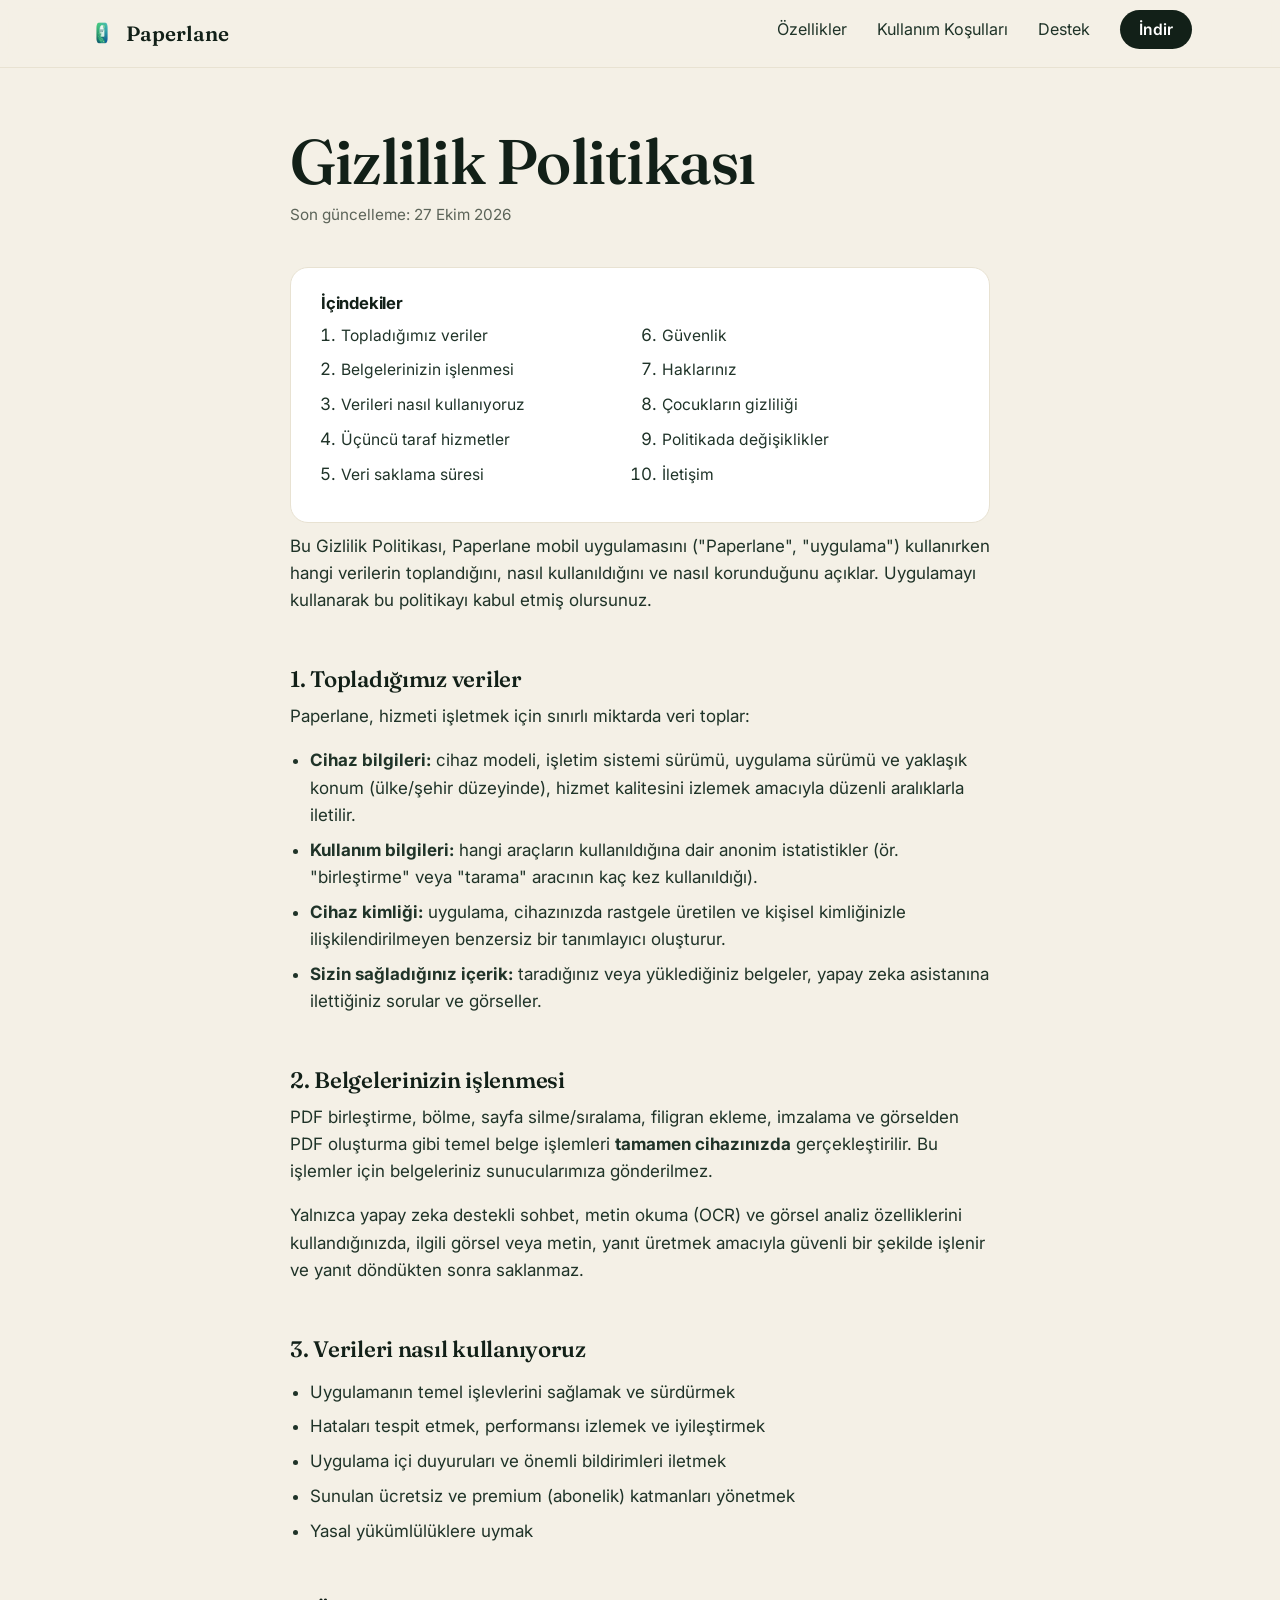
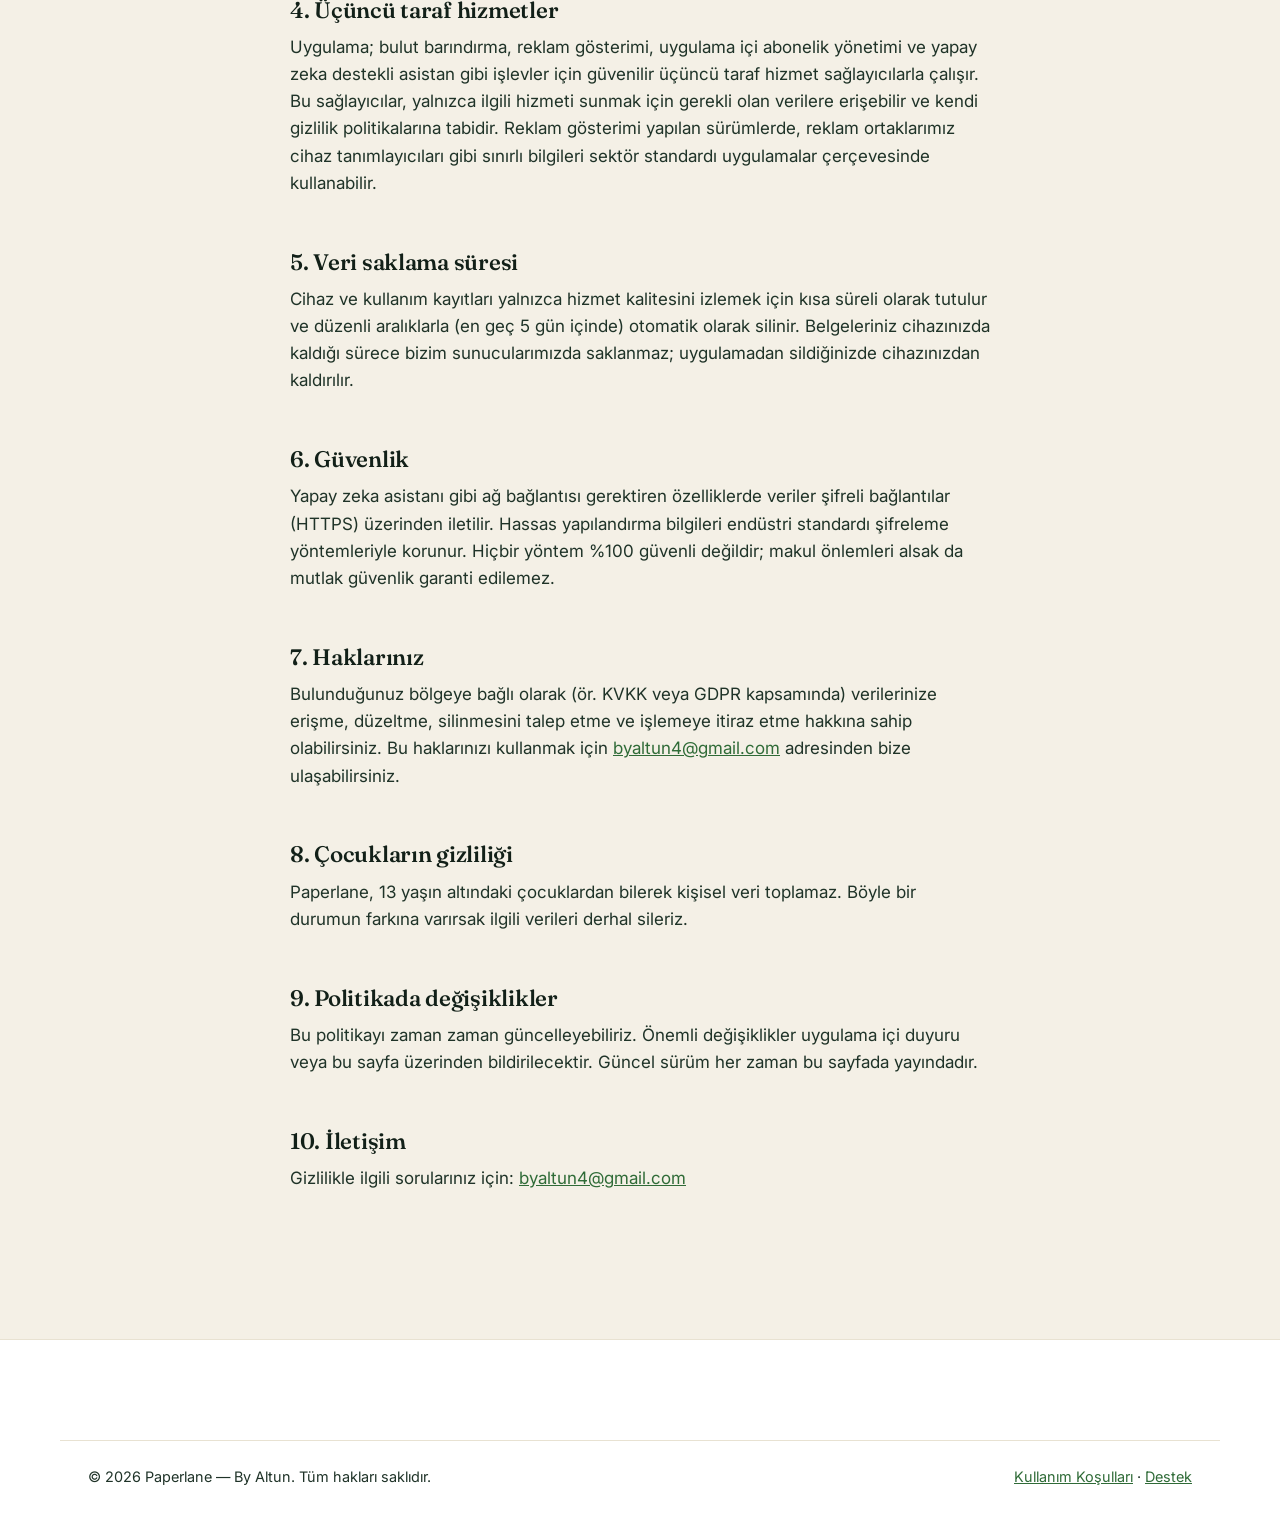
<file: privacy.html>
<!doctype html>
<html lang="tr">
<head>
<meta charset="utf-8">
<meta name="viewport" content="width=device-width, initial-scale=1">
<title>Gizlilik Politikası — Paperlane</title>
<meta name="description" content="Paperlane uygulamasının gizlilik politikası: hangi verileri topluyoruz, verileriniz nasıl işlenir, haklarınız nelerdir.">
<link rel="canonical" href="https://www.paperlaneapp.com/privacy.html">
<meta name="robots" content="index, follow">
<meta name="theme-color" content="#122018">
<link rel="icon" href="assets/img/favicon-32.png" sizes="32x32">
<link rel="apple-touch-icon" href="assets/img/apple-touch-icon.png">
<link href="https://fonts.googleapis.com/css2?family=Fraunces:opsz,wght@9..144,500;9..144,600;9..144,700&family=Inter:wght@400;500;600;700&display=swap" rel="stylesheet">
<link rel="stylesheet" href="assets/style.css">
</head>
<body class="legal">
<a class="skip-link" href="#main">İçeriğe geç</a>
<header class="site">
  <nav class="nav" aria-label="Ana menü">
    <a class="brand" href="index.html"><img src="assets/img/icon-192.png" alt="" width="28" height="28">Paperlane</a>
    <button class="nav-toggle" aria-label="Menüyü aç" aria-expanded="false"><span></span><span></span><span></span></button>
    <ul class="nav-links">
      <li><a href="index.html#ozellikler">Özellikler</a></li>
      <li><a href="terms.html">Kullanım Koşulları</a></li>
      <li><a href="support.html">Destek</a></li>
      <li><a class="nav-cta" href="https://play.google.com/store/apps/details?id=com.altun.paperlane">İndir</a></li>
    </ul>
  </nav>
</header>

<main id="main">
  <div class="wrap">
    <div class="legal-head">
      <h1>Gizlilik Politikası</h1>
      <p class="updated">Son güncelleme: 27 Ekim 2026</p>
    </div>

    <div class="legal-body">
      <div class="toc">
        <h2>İçindekiler</h2>
        <ol>
          <li><a href="#topladigimiz">Topladığımız veriler</a></li>
          <li><a href="#yerel-isleme">Belgelerinizin işlenmesi</a></li>
          <li><a href="#kullanim">Verileri nasıl kullanıyoruz</a></li>
          <li><a href="#ucuncu-taraf">Üçüncü taraf hizmetler</a></li>
          <li><a href="#saklama">Veri saklama süresi</a></li>
          <li><a href="#guvenlik">Güvenlik</a></li>
          <li><a href="#haklar">Haklarınız</a></li>
          <li><a href="#cocuklar">Çocukların gizliliği</a></li>
          <li><a href="#degisiklikler">Politikada değişiklikler</a></li>
          <li><a href="#iletisim">İletişim</a></li>
        </ol>
      </div>

      <p>Bu Gizlilik Politikası, Paperlane mobil uygulamasını ("Paperlane", "uygulama") kullanırken hangi verilerin toplandığını, nasıl kullanıldığını ve nasıl korunduğunu açıklar. Uygulamayı kullanarak bu politikayı kabul etmiş olursunuz.</p>

      <h2 id="topladigimiz">1. Topladığımız veriler</h2>
      <p>Paperlane, hizmeti işletmek için sınırlı miktarda veri toplar:</p>
      <ul>
        <li><strong>Cihaz bilgileri:</strong> cihaz modeli, işletim sistemi sürümü, uygulama sürümü ve yaklaşık konum (ülke/şehir düzeyinde), hizmet kalitesini izlemek amacıyla düzenli aralıklarla iletilir.</li>
        <li><strong>Kullanım bilgileri:</strong> hangi araçların kullanıldığına dair anonim istatistikler (ör. "birleştirme" veya "tarama" aracının kaç kez kullanıldığı).</li>
        <li><strong>Cihaz kimliği:</strong> uygulama, cihazınızda rastgele üretilen ve kişisel kimliğinizle ilişkilendirilmeyen benzersiz bir tanımlayıcı oluşturur.</li>
        <li><strong>Sizin sağladığınız içerik:</strong> taradığınız veya yüklediğiniz belgeler, yapay zeka asistanına ilettiğiniz sorular ve görseller.</li>
      </ul>

      <h2 id="yerel-isleme">2. Belgelerinizin işlenmesi</h2>
      <p>PDF birleştirme, bölme, sayfa silme/sıralama, filigran ekleme, imzalama ve görselden PDF oluşturma gibi temel belge işlemleri <strong>tamamen cihazınızda</strong> gerçekleştirilir. Bu işlemler için belgeleriniz sunucularımıza gönderilmez.</p>
      <p>Yalnızca yapay zeka destekli sohbet, metin okuma (OCR) ve görsel analiz özelliklerini kullandığınızda, ilgili görsel veya metin, yanıt üretmek amacıyla güvenli bir şekilde işlenir ve yanıt döndükten sonra saklanmaz.</p>

      <h2 id="kullanim">3. Verileri nasıl kullanıyoruz</h2>
      <ul>
        <li>Uygulamanın temel işlevlerini sağlamak ve sürdürmek</li>
        <li>Hataları tespit etmek, performansı izlemek ve iyileştirmek</li>
        <li>Uygulama içi duyuruları ve önemli bildirimleri iletmek</li>
        <li>Sunulan ücretsiz ve premium (abonelik) katmanları yönetmek</li>
        <li>Yasal yükümlülüklere uymak</li>
      </ul>

      <h2 id="ucuncu-taraf">4. Üçüncü taraf hizmetler</h2>
      <p>Uygulama; bulut barındırma, reklam gösterimi, uygulama içi abonelik yönetimi ve yapay zeka destekli asistan gibi işlevler için güvenilir üçüncü taraf hizmet sağlayıcılarla çalışır. Bu sağlayıcılar, yalnızca ilgili hizmeti sunmak için gerekli olan verilere erişebilir ve kendi gizlilik politikalarına tabidir. Reklam gösterimi yapılan sürümlerde, reklam ortaklarımız cihaz tanımlayıcıları gibi sınırlı bilgileri sektör standardı uygulamalar çerçevesinde kullanabilir.</p>

      <h2 id="saklama">5. Veri saklama süresi</h2>
      <p>Cihaz ve kullanım kayıtları yalnızca hizmet kalitesini izlemek için kısa süreli olarak tutulur ve düzenli aralıklarla (en geç 5 gün içinde) otomatik olarak silinir. Belgeleriniz cihazınızda kaldığı sürece bizim sunucularımızda saklanmaz; uygulamadan sildiğinizde cihazınızdan kaldırılır.</p>

      <h2 id="guvenlik">6. Güvenlik</h2>
      <p>Yapay zeka asistanı gibi ağ bağlantısı gerektiren özelliklerde veriler şifreli bağlantılar (HTTPS) üzerinden iletilir. Hassas yapılandırma bilgileri endüstri standardı şifreleme yöntemleriyle korunur. Hiçbir yöntem %100 güvenli değildir; makul önlemleri alsak da mutlak güvenlik garanti edilemez.</p>

      <h2 id="haklar">7. Haklarınız</h2>
      <p>Bulunduğunuz bölgeye bağlı olarak (ör. KVKK veya GDPR kapsamında) verilerinize erişme, düzeltme, silinmesini talep etme ve işlemeye itiraz etme hakkına sahip olabilirsiniz. Bu haklarınızı kullanmak için <a href="mailto:byaltun4@gmail.com">byaltun4@gmail.com</a> adresinden bize ulaşabilirsiniz.</p>

      <h2 id="cocuklar">8. Çocukların gizliliği</h2>
      <p>Paperlane, 13 yaşın altındaki çocuklardan bilerek kişisel veri toplamaz. Böyle bir durumun farkına varırsak ilgili verileri derhal sileriz.</p>

      <h2 id="degisiklikler">9. Politikada değişiklikler</h2>
      <p>Bu politikayı zaman zaman güncelleyebiliriz. Önemli değişiklikler uygulama içi duyuru veya bu sayfa üzerinden bildirilecektir. Güncel sürüm her zaman bu sayfada yayındadır.</p>

      <h2 id="iletisim">10. İletişim</h2>
      <p>Gizlilikle ilgili sorularınız için: <a href="mailto:byaltun4@gmail.com">byaltun4@gmail.com</a></p>
    </div>
  </div>
</main>

<footer class="site">
  <div class="wrap foot-bottom">
    <p>© <span class="year">2026</span> Paperlane — By Altun. Tüm hakları saklıdır.</p>
    <p><a href="terms.html">Kullanım Koşulları</a> · <a href="support.html">Destek</a></p>
  </div>
</footer>
<script src="assets/script.js"></script>
</body>
</html>
</file>
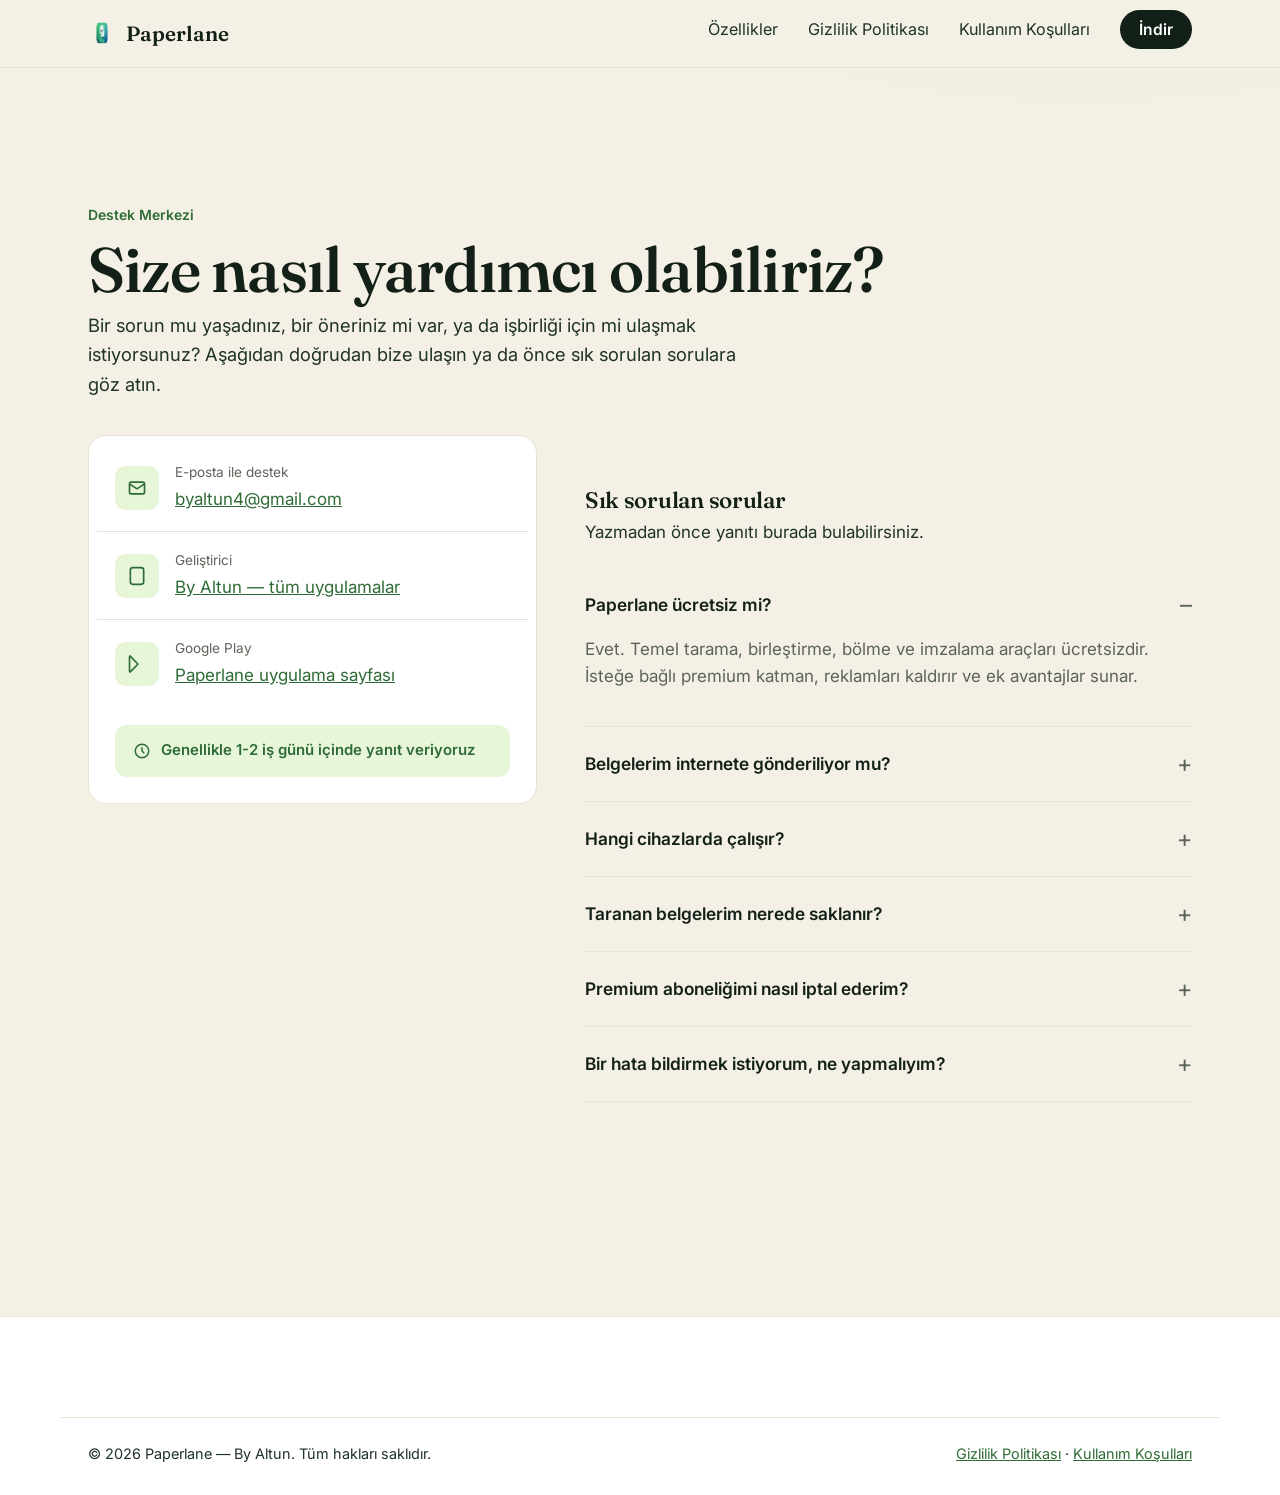
<file: support.html>
<!doctype html>
<html lang="tr">
<head>
<meta charset="utf-8">
<meta name="viewport" content="width=device-width, initial-scale=1">
<title>Destek ve İletişim — Paperlane</title>
<meta name="description" content="Paperlane PDF uygulaması için destek, sık sorulan sorular ve iletişim bilgileri.">
<link rel="canonical" href="https://www.paperlaneapp.com/support.html">
<meta name="robots" content="index, follow">
<meta name="theme-color" content="#122018">
<link rel="icon" href="assets/img/favicon-32.png" sizes="32x32">
<link rel="apple-touch-icon" href="assets/img/apple-touch-icon.png">
<link href="https://fonts.googleapis.com/css2?family=Fraunces:opsz,wght@9..144,500;9..144,600;9..144,700&family=Inter:wght@400;500;600;700&display=swap" rel="stylesheet">
<link rel="stylesheet" href="assets/style.css">
<script type="application/ld+json">
{
  "@context": "https://schema.org",
  "@type": "FAQPage",
  "mainEntity": [
    {"@type":"Question","name":"Paperlane ücretsiz mi?","acceptedAnswer":{"@type":"Answer","text":"Evet. Paperlane'in temel tarama, birleştirme, bölme ve imzalama araçları ücretsizdir. İsteğe bağlı bir premium katman, reklamları kaldırır ve ek avantajlar sunar."}},
    {"@type":"Question","name":"Belgelerim internete gönderiliyor mu?","acceptedAnswer":{"@type":"Answer","text":"Hayır. Birleştirme, bölme, filigran ve imza gibi temel PDF işlemleri cihazınızda yapılır. Yalnızca yapay zeka asistanını kullandığınızda ilgili içerik işlenmek üzere gönderilir."}},
    {"@type":"Question","name":"Paperlane hangi cihazlarda çalışır?","acceptedAnswer":{"@type":"Answer","text":"Paperlane Android telefon ve tabletlerde, iPhone ve iPad'de, ayrıca M1 ve üzeri Mac cihazlarda çalışır."}},
    {"@type":"Question","name":"Taranan belgelerim nerede saklanır?","acceptedAnswer":{"@type":"Answer","text":"Taradığınız ve işlediğiniz belgeler cihazınızın Arşiv bölümünde saklanır; siz silmediğiniz sürece cihazınızda kalır."}}
  ]
}
</script>
</head>
<body class="legal">
<a class="skip-link" href="#main">İçeriğe geç</a>
<header class="site">
  <nav class="nav" aria-label="Ana menü">
    <a class="brand" href="index.html"><img src="assets/img/icon-192.png" alt="" width="28" height="28">Paperlane</a>
    <button class="nav-toggle" aria-label="Menüyü aç" aria-expanded="false"><span></span><span></span><span></span></button>
    <ul class="nav-links">
      <li><a href="index.html#ozellikler">Özellikler</a></li>
      <li><a href="privacy.html">Gizlilik Politikası</a></li>
      <li><a href="terms.html">Kullanım Koşulları</a></li>
      <li><a class="nav-cta" href="https://play.google.com/store/apps/details?id=com.altun.paperlane">İndir</a></li>
    </ul>
  </nav>
</header>

<main id="main">
  <section class="support-hero">
    <div class="wrap">
      <span class="eyebrow">Destek Merkezi</span>
      <h1>Size nasıl yardımcı olabiliriz?</h1>
      <p class="muted" style="max-width:56ch;font-size:1.08rem">Bir sorun mu yaşadınız, bir öneriniz mi var, ya da işbirliği için mi ulaşmak istiyorsunuz? Aşağıdan doğrudan bize ulaşın ya da önce sık sorulan sorulara göz atın.</p>
    </div>
  </section>

  <section style="padding-top:8px">
    <div class="wrap support-grid">
      <div class="contact-card">
        <div class="contact-row">
          <div class="ic"><svg width="20" height="20" viewBox="0 0 24 24" fill="none" stroke="currentColor" stroke-width="2"><rect x="3" y="5" width="18" height="14" rx="2"/><path d="M3 7l9 6 9-6"/></svg></div>
          <div><div class="lbl">E-posta ile destek</div><a href="mailto:byaltun4@gmail.com">byaltun4@gmail.com</a></div>
        </div>
        <div class="contact-row">
          <div class="ic"><svg width="20" height="20" viewBox="0 0 24 24" fill="none" stroke="currentColor" stroke-width="2"><rect x="4" y="2" width="16" height="20" rx="3"/><path d="M8 18h.01"/></svg></div>
          <div><div class="lbl">Geliştirici</div><a href="https://play.google.com/store/apps/developer?id=By+Altun">By Altun — tüm uygulamalar</a></div>
        </div>
        <div class="contact-row">
          <div class="ic"><svg width="20" height="20" viewBox="0 0 24 24" fill="none" stroke="currentColor" stroke-width="2"><path d="M3.6 2.4c-.4.4-.6.9-.6 1.5v16.2c0 .6.2 1.1.6 1.5l.1.1L13 12.3v-.3L3.7 2.3l-.1.1z"/></svg></div>
          <div><div class="lbl">Google Play</div><a href="https://play.google.com/store/apps/details?id=com.altun.paperlane">Paperlane uygulama sayfası</a></div>
        </div>
        <div style="padding:0 18px 18px">
          <div class="response-note">
            <svg width="18" height="18" viewBox="0 0 24 24" fill="none" stroke="currentColor" stroke-width="2"><circle cx="12" cy="12" r="9"/><path d="M12 7v5l3 3"/></svg>
            Genellikle 1-2 iş günü içinde yanıt veriyoruz
          </div>
        </div>
      </div>

      <div>
        <h2 style="margin-bottom:6px">Sık sorulan sorular</h2>
        <p class="muted" style="margin-bottom:22px">Yazmadan önce yanıtı burada bulabilirsiniz.</p>
        <div class="faq">
          <details open>
            <summary>Paperlane ücretsiz mi?</summary>
            <p>Evet. Temel tarama, birleştirme, bölme ve imzalama araçları ücretsizdir. İsteğe bağlı premium katman, reklamları kaldırır ve ek avantajlar sunar.</p>
          </details>
          <details>
            <summary>Belgelerim internete gönderiliyor mu?</summary>
            <p>Hayır. Birleştirme, bölme, filigran ve imza gibi temel işlemler cihazınızda yapılır. Yalnızca yapay zeka asistanını kullandığınızda ilgili içerik işlenmek üzere gönderilir.</p>
          </details>
          <details>
            <summary>Hangi cihazlarda çalışır?</summary>
            <p>Android telefon ve tabletler, iPhone, iPad ve M1 üzeri Mac cihazlar desteklenir.</p>
          </details>
          <details>
            <summary>Taranan belgelerim nerede saklanır?</summary>
            <p>Arşiv bölümünde, cihazınızda saklanır; siz silmediğiniz sürece kalır.</p>
          </details>
          <details>
            <summary>Premium aboneliğimi nasıl iptal ederim?</summary>
            <p>Abonelikler Google Play / App Store üzerinden yönetilir. İlgili mağazanın "Abonelikler" bölümünden Paperlane'i bulup iptal edebilirsiniz.</p>
          </details>
          <details>
            <summary>Bir hata bildirmek istiyorum, ne yapmalıyım?</summary>
            <p>byaltun4@gmail.com adresine cihaz modelinizi, uygulama sürümünü ve hatanın kısa bir açıklamasını yazarak ulaşabilirsiniz; ekran görüntüsü eklerseniz çözüm süreci hızlanır.</p>
          </details>
        </div>
      </div>
    </div>
  </section>
</main>

<footer class="site">
  <div class="wrap foot-bottom">
    <p>© <span class="year">2026</span> Paperlane — By Altun. Tüm hakları saklıdır.</p>
    <p><a href="privacy.html">Gizlilik Politikası</a> · <a href="terms.html">Kullanım Koşulları</a></p>
  </div>
</footer>
<script src="assets/script.js"></script>
</body>
</html>
</file>
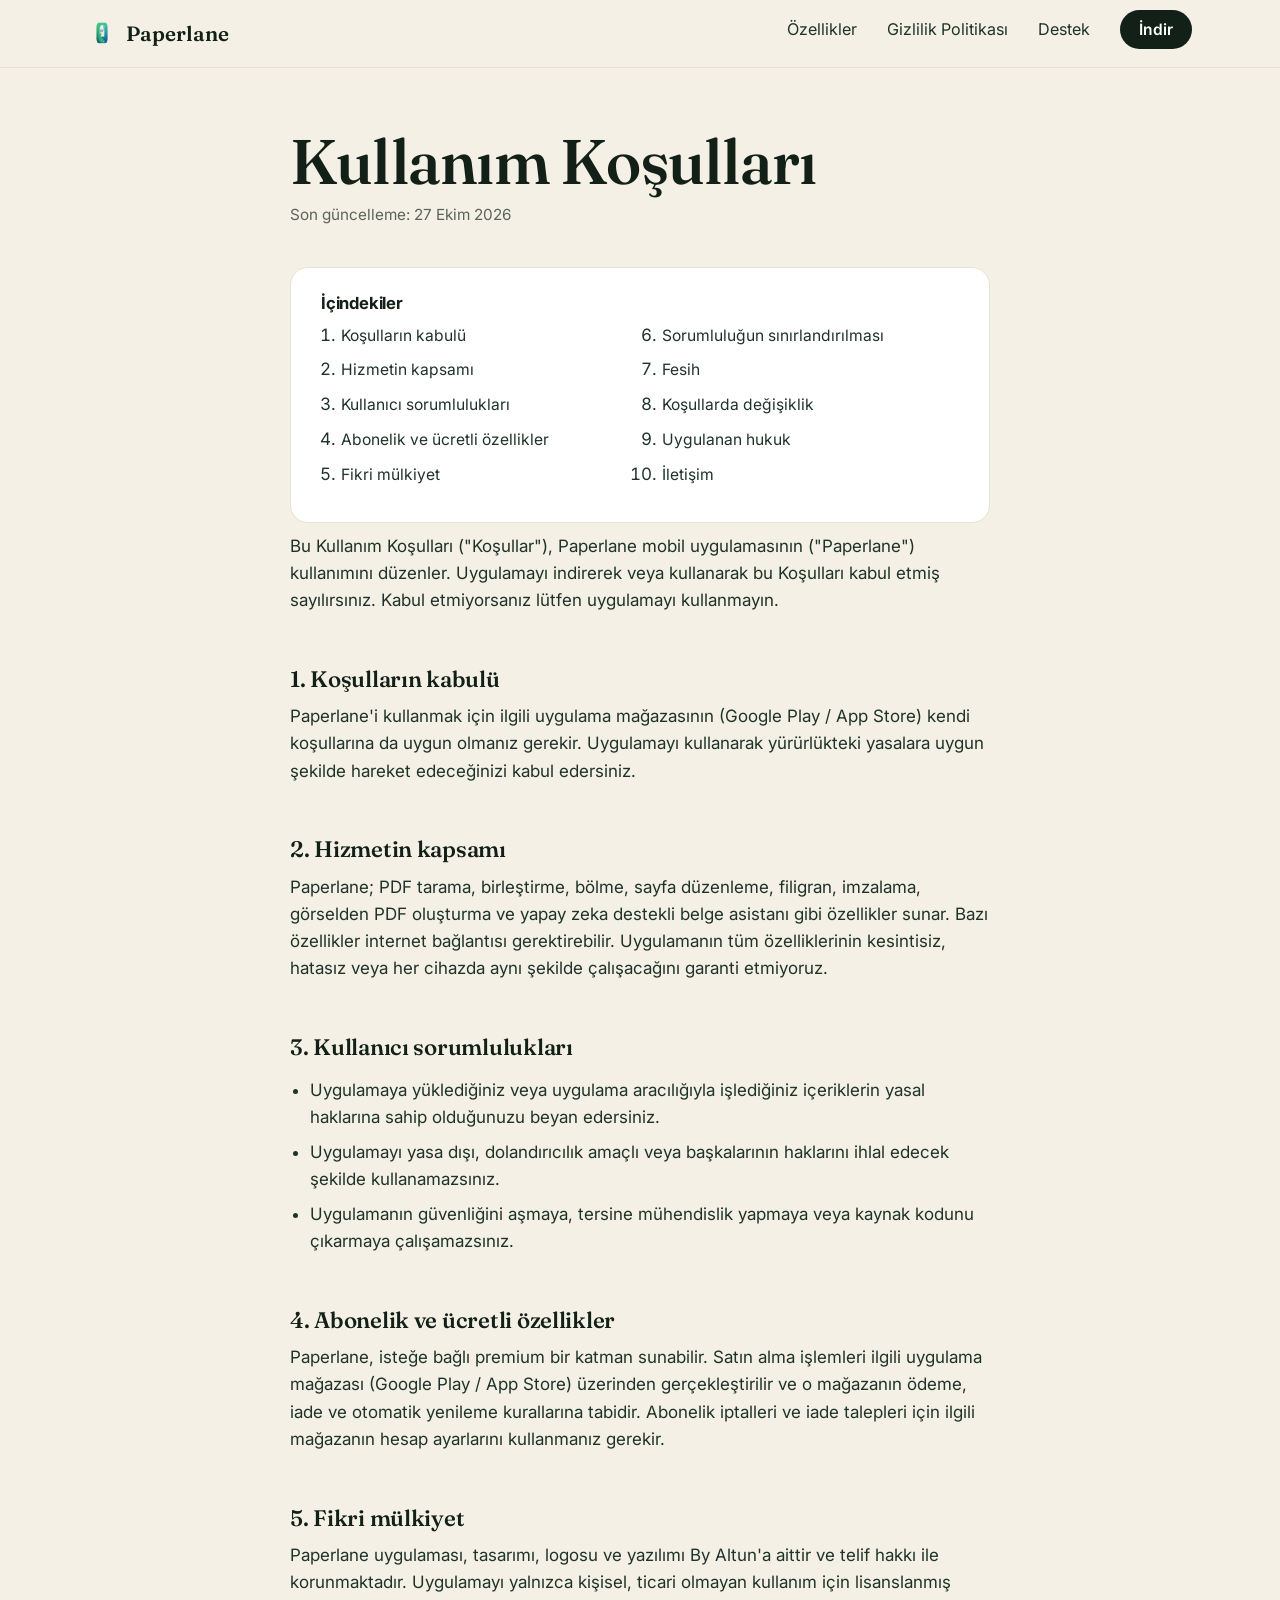
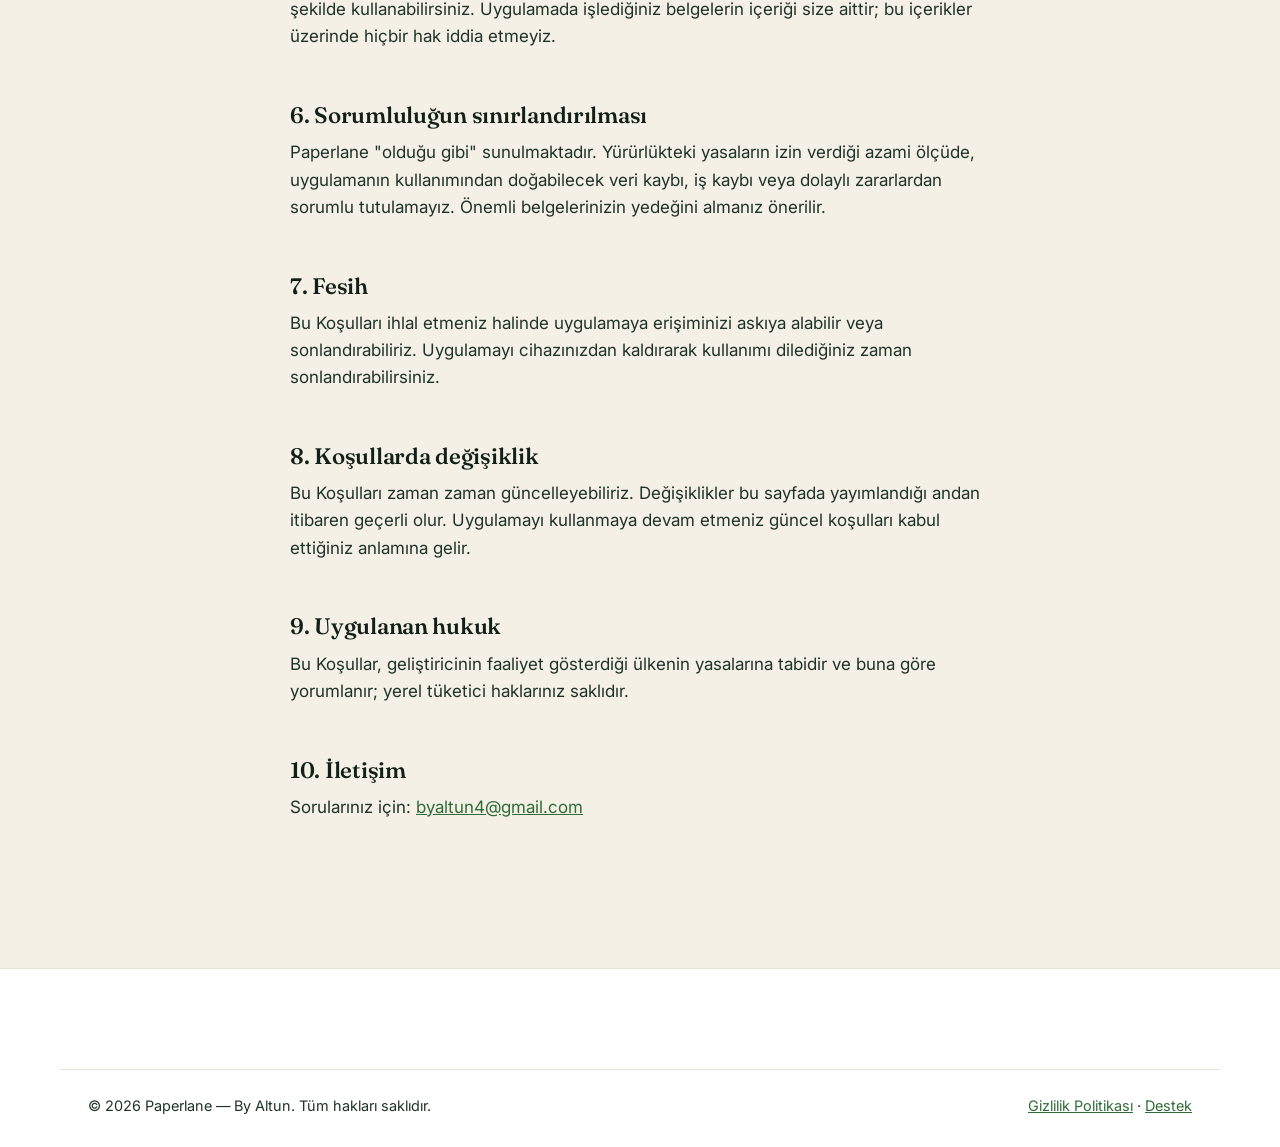
<file: terms.html>
<!doctype html>
<html lang="tr">
<head>
<meta charset="utf-8">
<meta name="viewport" content="width=device-width, initial-scale=1">
<title>Kullanım Koşulları — Paperlane</title>
<meta name="description" content="Paperlane uygulamasını kullanırken geçerli olan kullanım koşulları ve hizmet şartları.">
<link rel="canonical" href="https://www.paperlaneapp.com/terms.html">
<meta name="robots" content="index, follow">
<meta name="theme-color" content="#122018">
<link rel="icon" href="assets/img/favicon-32.png" sizes="32x32">
<link rel="apple-touch-icon" href="assets/img/apple-touch-icon.png">
<link href="https://fonts.googleapis.com/css2?family=Fraunces:opsz,wght@9..144,500;9..144,600;9..144,700&family=Inter:wght@400;500;600;700&display=swap" rel="stylesheet">
<link rel="stylesheet" href="assets/style.css">
</head>
<body class="legal">
<a class="skip-link" href="#main">İçeriğe geç</a>
<header class="site">
  <nav class="nav" aria-label="Ana menü">
    <a class="brand" href="index.html"><img src="assets/img/icon-192.png" alt="" width="28" height="28">Paperlane</a>
    <button class="nav-toggle" aria-label="Menüyü aç" aria-expanded="false"><span></span><span></span><span></span></button>
    <ul class="nav-links">
      <li><a href="index.html#ozellikler">Özellikler</a></li>
      <li><a href="privacy.html">Gizlilik Politikası</a></li>
      <li><a href="support.html">Destek</a></li>
      <li><a class="nav-cta" href="https://play.google.com/store/apps/details?id=com.altun.paperlane">İndir</a></li>
    </ul>
  </nav>
</header>

<main id="main">
  <div class="wrap">
    <div class="legal-head">
      <h1>Kullanım Koşulları</h1>
      <p class="updated">Son güncelleme: 27 Ekim 2026</p>
    </div>

    <div class="legal-body">
      <div class="toc">
        <h2>İçindekiler</h2>
        <ol>
          <li><a href="#kabul">Koşulların kabulü</a></li>
          <li><a href="#hizmet">Hizmetin kapsamı</a></li>
          <li><a href="#hesap">Kullanıcı sorumlulukları</a></li>
          <li><a href="#abonelik">Abonelik ve ücretli özellikler</a></li>
          <li><a href="#fikri-mulkiyet">Fikri mülkiyet</a></li>
          <li><a href="#sorumluluk">Sorumluluğun sınırlandırılması</a></li>
          <li><a href="#sonlandirma">Fesih</a></li>
          <li><a href="#degisiklik">Koşullarda değişiklik</a></li>
          <li><a href="#uygulanan-hukuk">Uygulanan hukuk</a></li>
          <li><a href="#iletisim2">İletişim</a></li>
        </ol>
      </div>

      <p>Bu Kullanım Koşulları ("Koşullar"), Paperlane mobil uygulamasının ("Paperlane") kullanımını düzenler. Uygulamayı indirerek veya kullanarak bu Koşulları kabul etmiş sayılırsınız. Kabul etmiyorsanız lütfen uygulamayı kullanmayın.</p>

      <h2 id="kabul">1. Koşulların kabulü</h2>
      <p>Paperlane'i kullanmak için ilgili uygulama mağazasının (Google Play / App Store) kendi koşullarına da uygun olmanız gerekir. Uygulamayı kullanarak yürürlükteki yasalara uygun şekilde hareket edeceğinizi kabul edersiniz.</p>

      <h2 id="hizmet">2. Hizmetin kapsamı</h2>
      <p>Paperlane; PDF tarama, birleştirme, bölme, sayfa düzenleme, filigran, imzalama, görselden PDF oluşturma ve yapay zeka destekli belge asistanı gibi özellikler sunar. Bazı özellikler internet bağlantısı gerektirebilir. Uygulamanın tüm özelliklerinin kesintisiz, hatasız veya her cihazda aynı şekilde çalışacağını garanti etmiyoruz.</p>

      <h2 id="hesap">3. Kullanıcı sorumlulukları</h2>
      <ul>
        <li>Uygulamaya yüklediğiniz veya uygulama aracılığıyla işlediğiniz içeriklerin yasal haklarına sahip olduğunuzu beyan edersiniz.</li>
        <li>Uygulamayı yasa dışı, dolandırıcılık amaçlı veya başkalarının haklarını ihlal edecek şekilde kullanamazsınız.</li>
        <li>Uygulamanın güvenliğini aşmaya, tersine mühendislik yapmaya veya kaynak kodunu çıkarmaya çalışamazsınız.</li>
      </ul>

      <h2 id="abonelik">4. Abonelik ve ücretli özellikler</h2>
      <p>Paperlane, isteğe bağlı premium bir katman sunabilir. Satın alma işlemleri ilgili uygulama mağazası (Google Play / App Store) üzerinden gerçekleştirilir ve o mağazanın ödeme, iade ve otomatik yenileme kurallarına tabidir. Abonelik iptalleri ve iade talepleri için ilgili mağazanın hesap ayarlarını kullanmanız gerekir.</p>

      <h2 id="fikri-mulkiyet">5. Fikri mülkiyet</h2>
      <p>Paperlane uygulaması, tasarımı, logosu ve yazılımı By Altun'a aittir ve telif hakkı ile korunmaktadır. Uygulamayı yalnızca kişisel, ticari olmayan kullanım için lisanslanmış şekilde kullanabilirsiniz. Uygulamada işlediğiniz belgelerin içeriği size aittir; bu içerikler üzerinde hiçbir hak iddia etmeyiz.</p>

      <h2 id="sorumluluk">6. Sorumluluğun sınırlandırılması</h2>
      <p>Paperlane "olduğu gibi" sunulmaktadır. Yürürlükteki yasaların izin verdiği azami ölçüde, uygulamanın kullanımından doğabilecek veri kaybı, iş kaybı veya dolaylı zararlardan sorumlu tutulamayız. Önemli belgelerinizin yedeğini almanız önerilir.</p>

      <h2 id="sonlandirma">7. Fesih</h2>
      <p>Bu Koşulları ihlal etmeniz halinde uygulamaya erişiminizi askıya alabilir veya sonlandırabiliriz. Uygulamayı cihazınızdan kaldırarak kullanımı dilediğiniz zaman sonlandırabilirsiniz.</p>

      <h2 id="degisiklik">8. Koşullarda değişiklik</h2>
      <p>Bu Koşulları zaman zaman güncelleyebiliriz. Değişiklikler bu sayfada yayımlandığı andan itibaren geçerli olur. Uygulamayı kullanmaya devam etmeniz güncel koşulları kabul ettiğiniz anlamına gelir.</p>

      <h2 id="uygulanan-hukuk">9. Uygulanan hukuk</h2>
      <p>Bu Koşullar, geliştiricinin faaliyet gösterdiği ülkenin yasalarına tabidir ve buna göre yorumlanır; yerel tüketici haklarınız saklıdır.</p>

      <h2 id="iletisim2">10. İletişim</h2>
      <p>Sorularınız için: <a href="mailto:byaltun4@gmail.com">byaltun4@gmail.com</a></p>
    </div>
  </div>
</main>

<footer class="site">
  <div class="wrap foot-bottom">
    <p>© <span class="year">2026</span> Paperlane — By Altun. Tüm hakları saklıdır.</p>
    <p><a href="privacy.html">Gizlilik Politikası</a> · <a href="support.html">Destek</a></p>
  </div>
</footer>
<script src="assets/script.js"></script>
</body>
</html>
</file>
<file: assets/style.css>
/* Paperlane — site stylesheet v2 */
:root{
  --ink:#122018;
  --ink-soft:#1F3328;
  --paper:#F4F0E6;
  --paper-raised:#FFFFFF;
  --accent:#86D34B;
  --accent-soft:#E7F6D9;
  --accent-deep:#2F6B37;
  --line:#DDD5C0;
  --line-soft:#E8E2D2;
  --muted:#5C6459;
  --radius:18px;
  --radius-sm:12px;
  --maxw:1160px;
  --read:700px;
  font-size:17px;
}
*{box-sizing:border-box}
html{scroll-behavior:smooth}
body{
  margin:0;
  background:
    radial-gradient(1100px 500px at 85% -10%, rgba(134,211,75,.10), transparent 60%),
    var(--paper);
  color:var(--ink);
  font-family:'Inter',system-ui,-apple-system,Segoe UI,Roboto,sans-serif;
  line-height:1.6;
  -webkit-font-smoothing:antialiased;
}
h1,h2,h3{
  font-family:'Fraunces',Georgia,serif;
  font-weight:560;
  letter-spacing:-0.012em;
  margin:0 0 .5em;
  color:var(--ink);
}
h1{font-size:clamp(2.3rem,5vw,3.7rem);line-height:1.06}
h2{font-size:clamp(1.6rem,3.1vw,2.3rem);line-height:1.16}
h3{font-size:1.2rem;line-height:1.32;font-weight:600}
p{margin:0 0 1em;color:var(--ink)}
a{color:var(--accent-deep)}
.muted{color:var(--muted)}
img{max-width:100%;display:block}
.wrap{max-width:var(--maxw);margin:0 auto;padding:0 28px}
.eyebrow{font-size:.82rem;color:var(--accent-deep);font-weight:600;margin:0 0 10px;display:block}

.skip-link{position:absolute;left:-999px;top:0;background:var(--ink);color:#fff;padding:10px 16px;border-radius:0 0 8px 0;z-index:200}
.skip-link:focus{left:0}

/* header */
header.site{position:sticky;top:0;z-index:50;background:rgba(244,240,230,.85);backdrop-filter:blur(10px);border-bottom:1px solid var(--line-soft)}
.nav{display:flex;align-items:center;justify-content:space-between;padding:16px 28px;max-width:var(--maxw);margin:0 auto}
.brand{display:flex;align-items:center;gap:10px;font-family:'Fraunces',serif;font-weight:600;font-size:1.22rem;color:var(--ink);text-decoration:none}
.brand img{width:28px;height:28px;border-radius:8px}
.nav-links{display:flex;gap:30px;align-items:center;list-style:none;margin:0;padding:0}
.nav-links a:not(.nav-cta){color:var(--ink-soft);text-decoration:none;font-size:.95rem;position:relative}
.nav-links a:not(.nav-cta)::after{content:"";position:absolute;left:0;right:0;bottom:-4px;height:1px;background:var(--accent-deep);transform:scaleX(0);transition:transform .2s ease}
.nav-links a:not(.nav-cta):hover::after{transform:scaleX(1)}
.nav-cta{background:var(--ink);color:#fff !important;padding:10px 19px;border-radius:999px;font-weight:600;font-size:.92rem !important;text-decoration:none;transition:background .2s ease}
.nav-cta:hover{background:var(--ink-soft)}
.nav-toggle{display:none;background:none;border:0;cursor:pointer;padding:6px}
.nav-toggle span{display:block;width:22px;height:2px;background:var(--ink);margin:5px 0}

/* hero */
.hero{padding:76px 0 28px;overflow:hidden}
.hero-grid{display:grid;grid-template-columns:1.05fr .95fr;gap:60px;align-items:center}
.hero-copy{animation:rise .7s cubic-bezier(.2,.8,.2,1) both}
.badge-row{display:flex;align-items:center;gap:10px;margin-bottom:24px}
.badge-pill{display:inline-flex;align-items:center;gap:8px;background:var(--paper-raised);border:1px solid var(--line);padding:7px 15px;border-radius:999px;font-size:.84rem;color:var(--muted)}
.dot{width:7px;height:7px;border-radius:50%;background:var(--accent)}
.hero p.lead{font-size:1.16rem;color:var(--muted);max-width:48ch}
.btn-row{display:flex;gap:14px;flex-wrap:wrap;margin-top:30px}
.store-btn{display:inline-flex;align-items:center;gap:10px;background:var(--ink);color:#fff;padding:13px 22px;border-radius:13px;text-decoration:none;font-weight:600;font-size:.97rem;transition:transform .18s ease,box-shadow .18s ease;box-shadow:0 10px 24px -12px rgba(18,32,24,.5)}
.store-btn:hover{transform:translateY(-2px);box-shadow:0 16px 28px -12px rgba(18,32,24,.55)}
.store-btn.secondary{background:transparent;color:var(--ink);border:1.5px solid var(--line);box-shadow:none;opacity:.7}
.store-btn svg{width:20px;height:20px;flex:none}
.stat-row{display:flex;gap:34px;margin-top:40px;flex-wrap:wrap;padding-top:30px;border-top:1px solid var(--line-soft)}
.stat-row .stat b{display:block;font-family:'Fraunces',serif;font-size:1.5rem;color:var(--ink)}
.stat-row .stat span{font-size:.84rem;color:var(--muted)}

.hero-art{position:relative;animation:rise .8s .1s cubic-bezier(.2,.8,.2,1) both}
.phone-stage{position:relative;max-width:380px;margin:0 auto}
.phone-stage img{border-radius:28px;box-shadow:0 44px 70px -30px rgba(18,32,24,.45),0 2px 0 rgba(0,0,0,.03)}
.float-card{position:absolute;background:var(--paper-raised);border:1px solid var(--line);border-radius:14px;padding:13px 16px;box-shadow:0 18px 30px -14px rgba(18,32,24,.25);display:flex;align-items:center;gap:10px}
.float-card .ic{width:30px;height:30px;border-radius:9px;background:var(--accent-soft);display:flex;align-items:center;justify-content:center;flex:none;color:var(--accent-deep)}
.float-card .ic svg{width:16px;height:16px}
.float-card b{display:block;font-size:.84rem;color:var(--ink)}
.float-card span{font-size:.74rem;color:var(--muted)}
.float-card.fc1{top:8%;left:-14%}
.float-card.fc2{bottom:10%;right:-12%}
@keyframes rise{from{opacity:0;transform:translateY(16px)}to{opacity:1;transform:translateY(0)}}
@media (max-width:640px){.float-card{display:none}}

/* sections */
section{padding:84px 0}
.section-head{max-width:620px;margin-bottom:44px}
.divider{height:1px;background:var(--line-soft);border:0;margin:0}

/* bento feature grid */
.feature-grid{display:grid;grid-template-columns:repeat(6,1fr);gap:14px}
.feature{background:var(--paper-raised);border:1px solid var(--line-soft);border-radius:var(--radius);padding:26px}
.feature.wide{grid-column:span 3}
.feature.narrow{grid-column:span 2}
.feature .ic{width:40px;height:40px;border-radius:11px;background:var(--accent);display:flex;align-items:center;justify-content:center;margin-bottom:18px;color:var(--ink)}
.feature .ic svg{width:21px;height:21px}
.feature h3{margin-bottom:6px}
.feature p{color:var(--muted);font-size:.95rem;margin:0}
@media (max-width:900px){.feature.wide,.feature.narrow{grid-column:span 3}}
@media (max-width:640px){.feature-grid{grid-template-columns:1fr 1fr}.feature.wide,.feature.narrow{grid-column:span 2}}

/* showcase alternating */
.showcase{display:grid;grid-template-columns:.9fr 1.1fr;gap:58px;align-items:center;padding:56px 0}
.showcase.rev{grid-template-columns:1.1fr .9fr}
.showcase.rev .showcase-art{order:2}
.showcase-art{background:linear-gradient(160deg,#EFE9D8,#E2DAC3);border-radius:26px;padding:40px;display:flex;justify-content:center}
.showcase-art img{max-width:290px;width:100%;height:auto;border-radius:20px;box-shadow:0 36px 60px -28px rgba(18,32,24,.4),0 1px 0 rgba(255,255,255,.4) inset}
.showcase-copy .tag{font-size:.84rem;color:var(--accent-deep);font-weight:600;margin-bottom:12px;display:block}
.chiplist{list-style:none;padding:0;margin:20px 0 0;display:flex;flex-direction:column;gap:12px}
.chiplist li{display:flex;gap:11px;align-items:flex-start;color:var(--ink);font-size:.97rem}
.chiplist li svg{flex:none;width:19px;height:19px;margin-top:2px;color:var(--accent-deep)}

/* privacy banner */
.privacy-banner{background:var(--ink);color:#EFEADC;border-radius:var(--radius);padding:40px 44px;display:flex;align-items:center;gap:30px;flex-wrap:wrap;position:relative;overflow:hidden}
.privacy-banner::before{content:"";position:absolute;inset:0;background:radial-gradient(600px 300px at 90% 0%,rgba(134,211,75,.18),transparent 70%)}
.privacy-banner h3{color:#fff}
.privacy-banner p{color:#BFC9BD;margin:0}
.privacy-banner .pb-ic{width:54px;height:54px;background:var(--accent);border-radius:14px;display:flex;align-items:center;justify-content:center;flex:none;position:relative}

/* steps */
.steps{counter-reset:step;display:grid;grid-template-columns:repeat(3,1fr);gap:28px}
.step{background:var(--paper-raised);border:1px solid var(--line-soft);border-radius:var(--radius);padding:30px}
.step .num{font-family:'Fraunces',serif;font-size:2.3rem;color:var(--accent-deep);opacity:.5;margin-bottom:10px}

/* languages */
.lang-row{display:flex;flex-wrap:wrap;gap:10px}
.lang-row span{background:var(--paper-raised);border:1px solid var(--line);padding:8px 16px;border-radius:999px;font-size:.88rem;color:var(--muted)}

/* CTA band */
.cta-band{background:linear-gradient(135deg,var(--ink),#213B2C);border-radius:26px;padding:60px 52px;color:#fff;text-align:left;display:flex;justify-content:space-between;align-items:center;gap:32px;flex-wrap:wrap;position:relative;overflow:hidden}
.cta-band::before{content:"";position:absolute;inset:0;background:radial-gradient(500px 300px at 10% 100%,rgba(134,211,75,.16),transparent 70%)}
.cta-band h2{color:#fff;margin-bottom:8px}
.cta-band p{color:#C3CDC1;margin:0}

/* footer */
footer.site{border-top:1px solid var(--line-soft);padding:56px 0 30px;margin-top:40px;background:var(--paper-raised)}
.foot-top{display:grid;grid-template-columns:1.4fr 1fr 1fr 1fr;gap:40px}
.foot-brand p{color:var(--muted);max-width:30ch;font-size:.94rem}
.foot-grid h4{font-size:.88rem;margin:0 0 15px;color:var(--ink);font-weight:700}
.foot-grid ul{list-style:none;padding:0;margin:0;display:flex;flex-direction:column;gap:10px}
.foot-grid a{color:var(--muted);text-decoration:none;font-size:.93rem}
.foot-grid a:hover{color:var(--accent-deep)}
.foot-bottom{display:flex;justify-content:space-between;align-items:center;margin-top:44px;padding-top:24px;border-top:1px solid var(--line-soft);flex-wrap:wrap;gap:12px}
.foot-bottom p{margin:0;font-size:.85rem;color:var(--muted)}

/* legal pages */
.legal main{padding:60px 0 90px}
.legal-head{max-width:var(--read);margin:0 auto 40px}
.legal-body{max-width:var(--read);margin:0 auto}
.legal h1{margin-bottom:8px}
.legal .updated{color:var(--muted);font-size:.9rem;margin-bottom:0}
.legal h2{font-size:1.32rem;margin-top:2.3em}
.legal ul{padding-left:1.2em}
.legal li{margin-bottom:.45em}
.legal p,.legal li{color:var(--ink-soft)}
.legal .toc{background:var(--paper-raised);border:1px solid var(--line-soft);border-radius:var(--radius);padding:26px 30px;margin-bottom:10px}
.legal .toc h2{margin-top:0;font-size:.98rem;font-family:'Inter';font-weight:700}
.legal .toc ol{margin:0;padding-left:1.2em;columns:2;gap:24px}
.legal .toc a{color:var(--ink-soft);text-decoration:none;font-size:.92rem}
.legal .toc a:hover{color:var(--accent-deep)}

/* contact / support */
.support-hero{padding:76px 0 10px}
.support-grid{display:grid;grid-template-columns:.85fr 1.15fr;gap:48px;align-items:start}
.contact-card{background:var(--paper-raised);border:1px solid var(--line-soft);border-radius:var(--radius);padding:8px;position:sticky;top:96px}
.contact-row{display:flex;align-items:center;gap:16px;padding:18px}
.contact-row+.contact-row{border-top:1px solid var(--line-soft)}
.contact-row .ic{width:44px;height:44px;border-radius:11px;background:var(--accent-soft);display:flex;align-items:center;justify-content:center;flex:none;color:var(--accent-deep)}
.contact-row .lbl{font-size:.8rem;color:var(--muted);margin-bottom:2px}
.response-note{display:flex;align-items:center;gap:10px;background:var(--accent-soft);color:var(--accent-deep);border-radius:var(--radius-sm);padding:14px 18px;font-size:.88rem;font-weight:600;margin-top:18px}
.faq details{border-bottom:1px solid var(--line-soft);padding:18px 0}
.faq summary{cursor:pointer;font-weight:600;list-style:none;display:flex;justify-content:space-between;align-items:center;gap:16px;font-size:1.02rem}
.faq summary::-webkit-details-marker{display:none}
.faq summary::after{content:"+";font-size:1.4rem;color:var(--muted);font-weight:400;flex:none}
.faq details[open] summary::after{content:"–"}
.faq p{margin-top:12px;color:var(--muted)}

@media (max-width:1100px){
  :root{--maxw:960px}
  .hero-grid{gap:40px}
  .showcase,.showcase.rev{gap:36px}
  .float-card{padding:11px 14px}
  .float-card.fc1{left:-8%}
  .float-card.fc2{right:-8%}
}
@media (max-width:900px){
  .hero-grid{grid-template-columns:1fr}
  .hero-art{order:-1}
  .showcase,.showcase.rev{grid-template-columns:1fr}
  .showcase-art{order:-1!important}
  .steps{grid-template-columns:1fr}
  .foot-top{grid-template-columns:1fr 1fr}
  .legal .toc ol{columns:1}
  .support-grid{grid-template-columns:1fr}
  .contact-card{position:static}
}
@media (max-width:640px){
  .nav-links{position:fixed;inset:64px 0 0 0;background:var(--paper);flex-direction:column;padding:28px 24px;gap:20px;transform:translateY(-110%);transition:transform .25s ease;border-top:1px solid var(--line)}
  .nav-links.open{transform:translateY(0)}
  .nav-toggle{display:block}
  .foot-top{grid-template-columns:1fr}
  .cta-band{text-align:center;justify-content:center;flex-direction:column}
  .privacy-banner{flex-direction:column;text-align:center}
  .wrap{padding:0 20px}
  section{padding:56px 0}
  .showcase{padding:32px 0}
  .showcase-art{padding:22px}
  .cta-band{padding:40px 28px}
  .stat-row{gap:22px 28px}
  .steps,.feature-grid{gap:14px}
}
@media (prefers-reduced-motion:reduce){*{animation:none!important;transition:none!important}}
</file>
